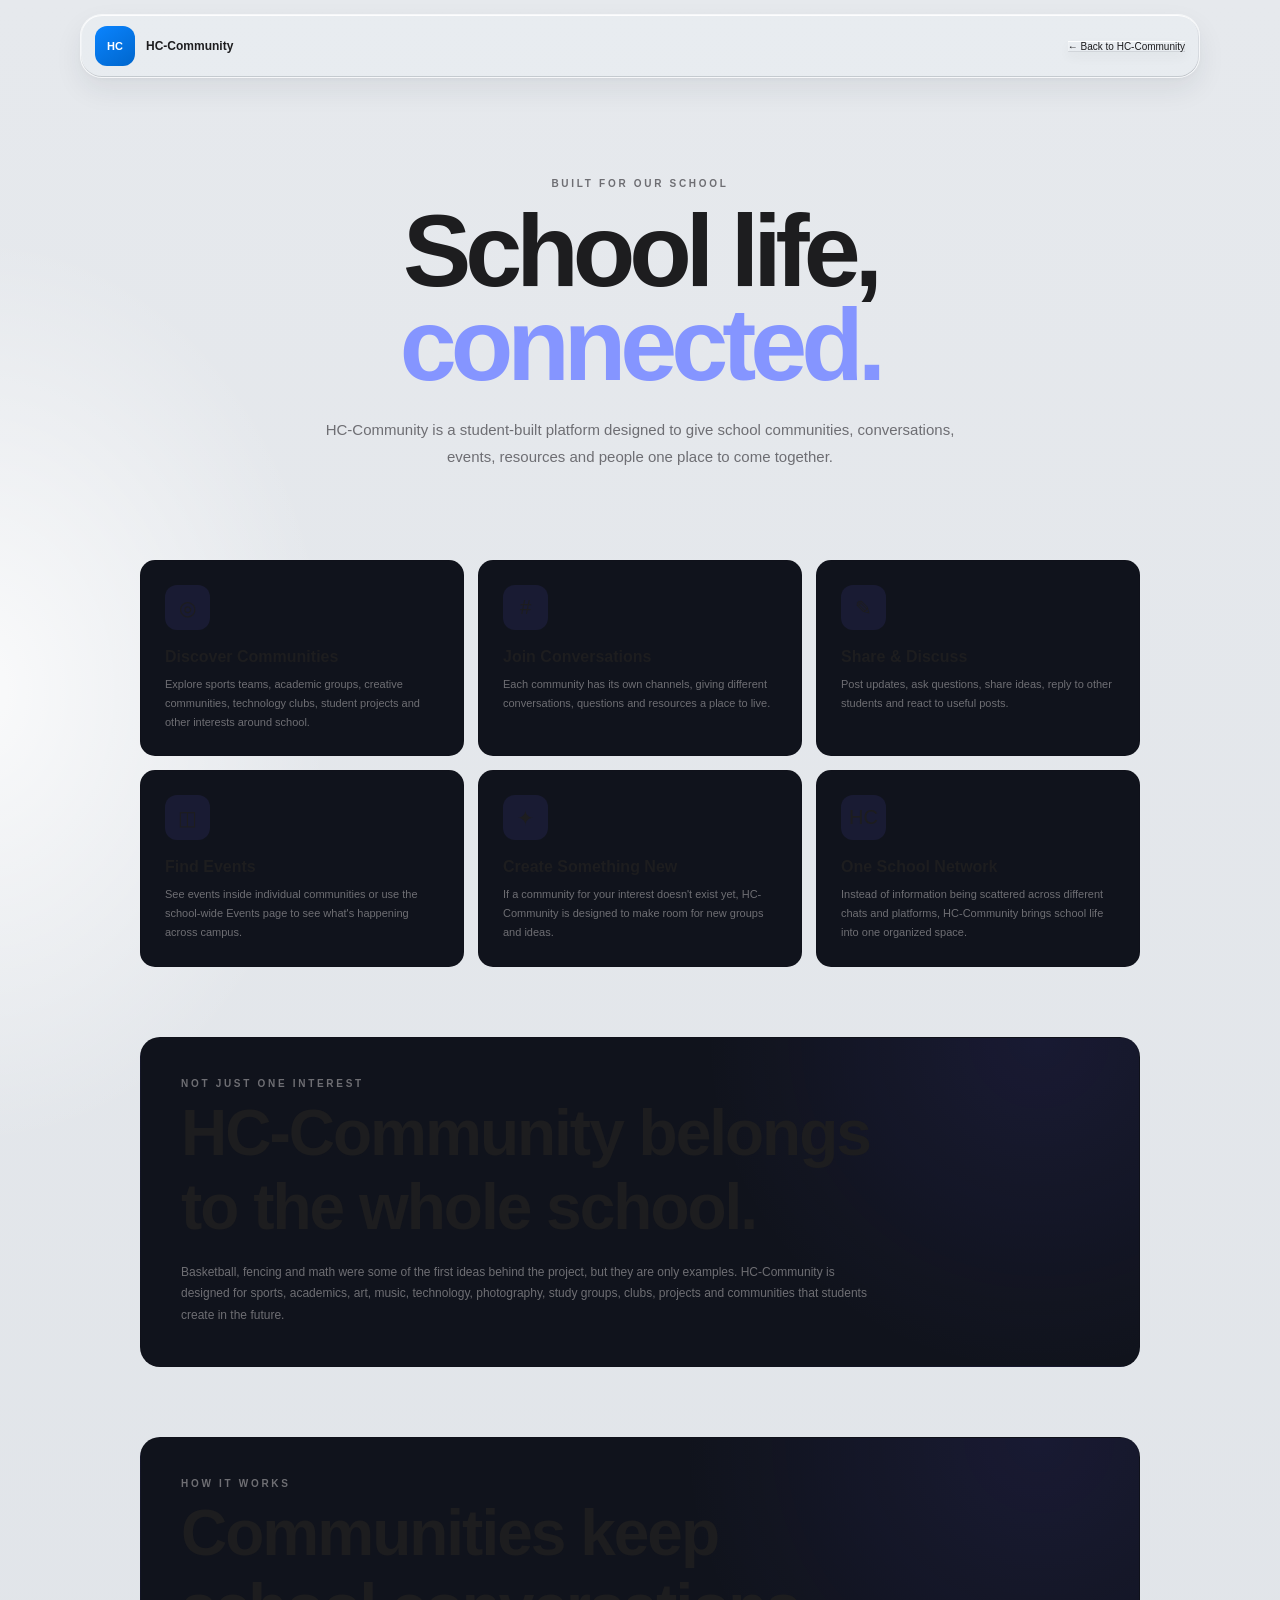
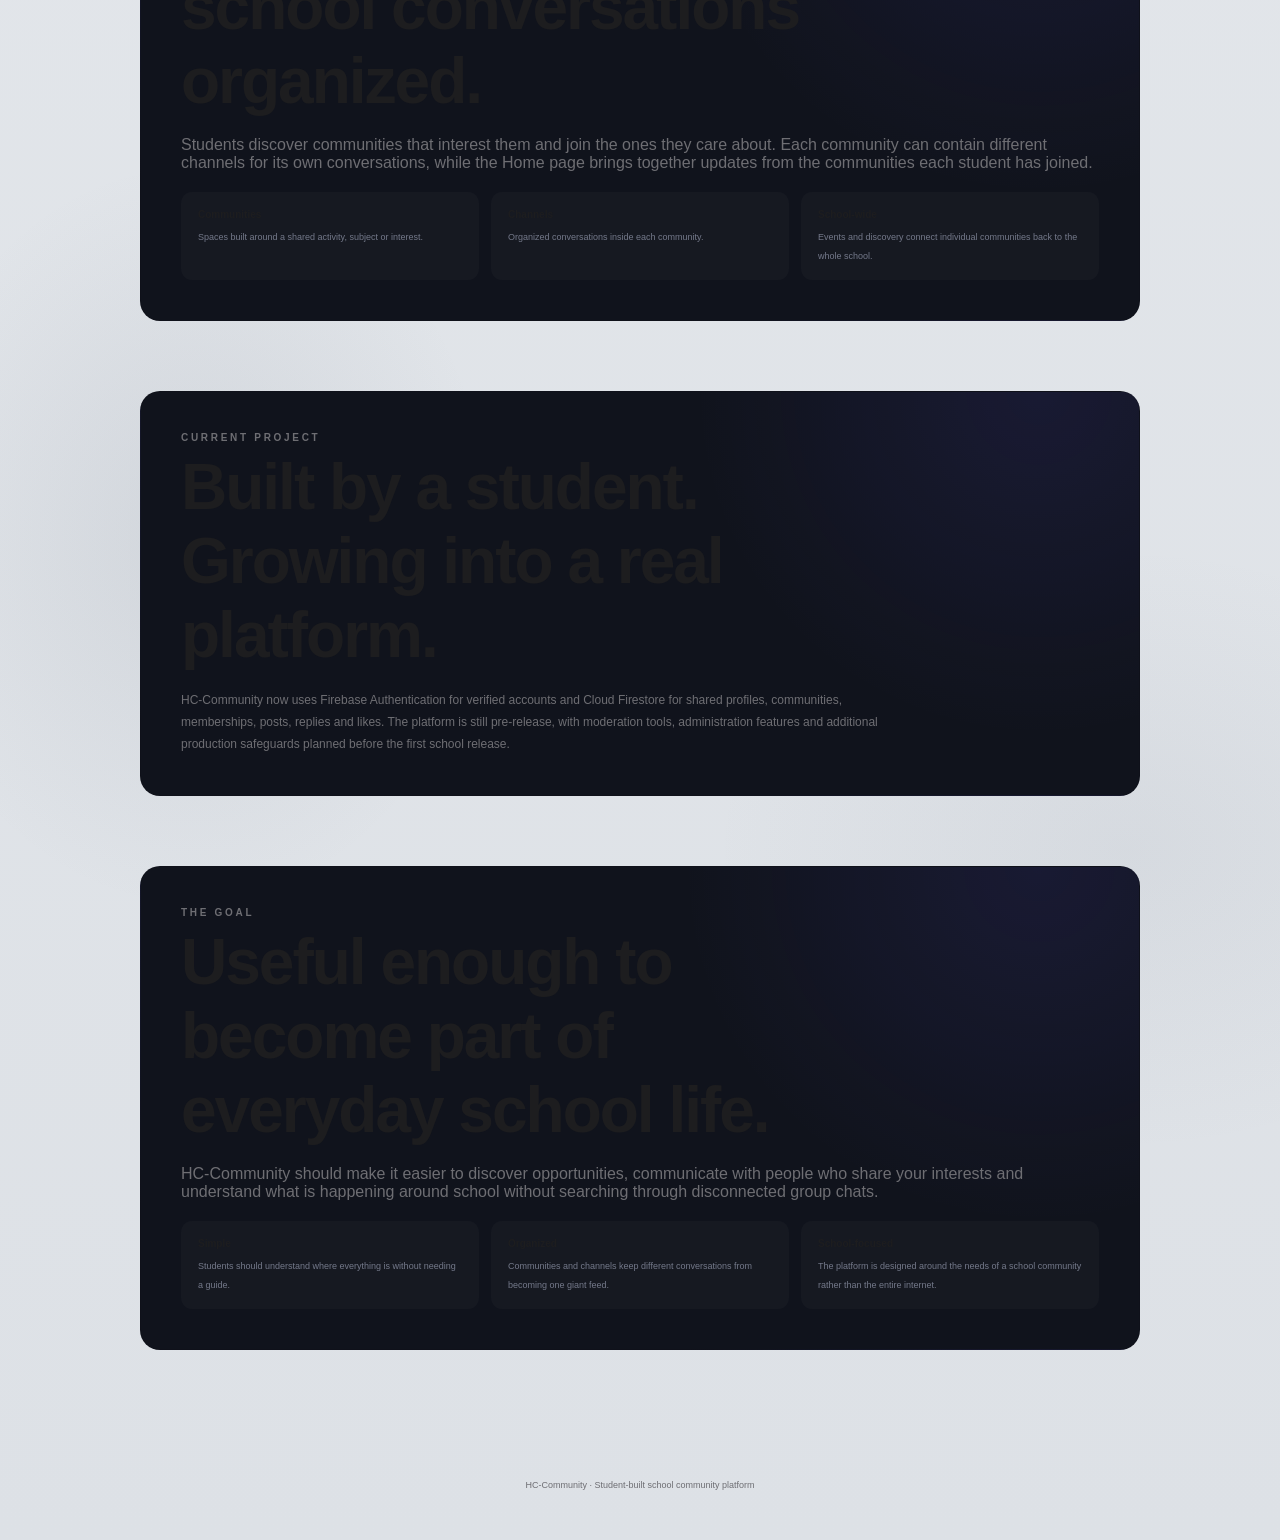
<file: about.html>
<!DOCTYPE html>
<html lang="en">
<head>
<link rel="icon" type="image/png" href="favicon.png">
    <meta charset="UTF-8">

    <meta
        name="viewport"
        content="width=device-width, initial-scale=1.0"
    >

    <meta
        name="description"
        content="About HC-Community — a student-built community platform for school life."
    >

    <title>About — HC-Community</title>

    <link
        rel="stylesheet"
        href="style.css"
    >
    </head>


<body class="about-page" data-hc-theme="apple">
    <!-- =====================================================
         NAVIGATION
    ====================================================== -->

    <nav class="about-nav">

        <div class="about-brand">

            <div class="about-logo">
                HC
            </div>

            <span>
                HC-Community
            </span>

        </div>


        <button
            class="about-back-link"
            id="aboutBackButton"
            type="button"
        >
            ← Back to HC-Community
        </button>

    </nav>


    <!-- =====================================================
         HERO
    ====================================================== -->

    <header class="about-hero">

        <p class="page-eyebrow">
            BUILT FOR OUR SCHOOL
        </p>

        <h1>
            School life,
            <br>
            <span>connected.</span>
        </h1>

        <p>
            HC-Community is a student-built platform designed
            to give school communities, conversations, events,
            resources and people one place to come together.
        </p>

    </header>


    <!-- =====================================================
         FEATURES
    ====================================================== -->

    <main class="about-content">

        <section class="about-feature-grid">

            <article class="about-feature">

                <div class="about-feature-icon">
                    ◎
                </div>

                <h2>
                    Discover Communities
                </h2>

                <p>
                    Explore sports teams, academic groups,
                    creative communities, technology clubs,
                    student projects and other interests
                    around school.
                </p>

            </article>


            <article class="about-feature">

                <div class="about-feature-icon">
                    #
                </div>

                <h2>
                    Join Conversations
                </h2>

                <p>
                    Each community has its own channels,
                    giving different conversations, questions
                    and resources a place to live.
                </p>

            </article>


            <article class="about-feature">

                <div class="about-feature-icon">
                    ✎
                </div>

                <h2>
                    Share & Discuss
                </h2>

                <p>
                    Post updates, ask questions, share ideas,
                    reply to other students and react to
                    useful posts.
                </p>

            </article>


            <article class="about-feature">

                <div class="about-feature-icon">
                    ◫
                </div>

                <h2>
                    Find Events
                </h2>

                <p>
                    See events inside individual communities
                    or use the school-wide Events page to see
                    what's happening across campus.
                </p>

            </article>


            <article class="about-feature">

                <div class="about-feature-icon">
                    ✦
                </div>

                <h2>
                    Create Something New
                </h2>

                <p>
                    If a community for your interest doesn't
                    exist yet, HC-Community is designed to
                    make room for new groups and ideas.
                </p>

            </article>


            <article class="about-feature">

                <div class="about-feature-icon">
                    HC
                </div>

                <h2>
                    One School Network
                </h2>

                <p>
                    Instead of information being scattered
                    across different chats and platforms,
                    HC-Community brings school life into
                    one organized space.
                </p>

            </article>

        </section>


        <!-- =================================================
             NOT ONLY THREE COMMUNITIES
        ================================================== -->

        <section class="about-big-section">

            <p class="page-eyebrow">
                NOT JUST ONE INTEREST
            </p>

            <h2>
                HC-Community belongs to the whole school.
            </h2>

            <p>
                Basketball, fencing and math were some of the
                first ideas behind the project, but they are
                only examples. HC-Community is designed for
                sports, academics, art, music, technology,
                photography, study groups, clubs, projects
                and communities that students create in the
                future.
            </p>

        </section>


        <!-- =================================================
             HOW IT WORKS
        ================================================== -->

        <section class="about-big-section">

            <p class="page-eyebrow">
                HOW IT WORKS
            </p>

            <h2>
                Communities keep school conversations organized.
            </h2>

            <p>
                Students discover communities that interest
                them and join the ones they care about. Each
                community can contain different channels for
                its own conversations, while the Home page
                brings together updates from the communities
                each student has joined.
            </p>


            <div class="about-values">

                <div class="about-value">

                    <strong>
                        Communities
                    </strong>

                    <span>
                        Spaces built around a shared activity,
                        subject or interest.
                    </span>

                </div>


                <div class="about-value">

                    <strong>
                        Channels
                    </strong>

                    <span>
                        Organized conversations inside each
                        community.
                    </span>

                </div>


                <div class="about-value">

                    <strong>
                        School-wide
                    </strong>

                    <span>
                        Events and discovery connect individual
                        communities back to the whole school.
                    </span>

                </div>

            </div>

        </section>


        <!-- =================================================
             CURRENT STATUS
        ================================================== -->

        <section class="about-big-section">

            <p class="page-eyebrow">
                CURRENT PROJECT
            </p>

            <h2>
                Built by a student. Growing into a real platform.
            </h2>

            <p>
                HC-Community now uses Firebase Authentication
                for verified accounts and Cloud Firestore for
                shared profiles, communities, memberships, posts,
                replies and likes. The platform is still pre-release,
                with moderation tools, administration features and
                additional production safeguards planned before the
                first school release.
            </p>

        </section>


        <!-- =================================================
             PRINCIPLES
        ================================================== -->

        <section class="about-big-section">

            <p class="page-eyebrow">
                THE GOAL
            </p>

            <h2>
                Useful enough to become part of everyday school life.
            </h2>

            <p>
                HC-Community should make it easier to discover
                opportunities, communicate with people who
                share your interests and understand what is
                happening around school without searching
                through disconnected group chats.
            </p>


            <div class="about-values">

                <div class="about-value">

                    <strong>
                        Simple
                    </strong>

                    <span>
                        Students should understand where
                        everything is without needing a guide.
                    </span>

                </div>


                <div class="about-value">

                    <strong>
                        Organized
                    </strong>

                    <span>
                        Communities and channels keep different
                        conversations from becoming one giant feed.
                    </span>

                </div>


                <div class="about-value">

                    <strong>
                        School-focused
                    </strong>

                    <span>
                        The platform is designed around the
                        needs of a school community rather than
                        the entire internet.
                    </span>

                </div>

            </div>

        </section>

    </main>


    <footer class="about-footer">
        HC-Community · Student-built school community platform
    </footer>


    <script>

        try {
            const savedPreferences = JSON.parse(
                localStorage.getItem("hc_device_preferences") || "{}"
            );

            const savedTheme =
                savedPreferences.theme === "default"
                    ? "apple"
                    : savedPreferences.theme;

            if (["apple", "midnight", "soft"].includes(savedTheme)) {
                document.body.dataset.hcTheme = savedTheme;
            }
        } catch (error) {
            document.body.dataset.hcTheme = "apple";
        }

        const aboutBackButton =
            document.getElementById(
                "aboutBackButton"
            );


        aboutBackButton.addEventListener(
            "click",
            () => {

                window.location.href =
                    "index.html";
            }
        );

    </script>

</body>
</html>
</file>
<file: style.css>
/* =========================================================
   HC-COMMUNITY
   PRE-1.0.0
========================================================= */


/* =========================================================
   RESET
========================================================= */

* {
    margin: 0;
    padding: 0;
    box-sizing: border-box;
}

:root {
    --bg: #080a10;
    --bg-deep: #05070d;
    --surface: #10131c;
    --surface-2: #151823;
    --surface-3: #1a1d29;

    --border: rgba(255, 255, 255, 0.075);
    --border-bright: rgba(132, 124, 255, 0.28);

    --text: #f4f5fb;
    --muted: #8a8fa0;
    --muted-2: #656a7a;

    --purple: #746bff;
    --purple-light: #9a94ff;
    --blue: #718dff;

    --danger: #ff7784;

    --rail-width: 76px;
    --sidebar-width: 260px;
}

html {
    scroll-behavior: auto;
}

body {
    min-height: 100vh;

    font-family:
        Inter,
        ui-sans-serif,
        system-ui,
        -apple-system,
        BlinkMacSystemFont,
        "Segoe UI",
        sans-serif;

    background: var(--bg);
    color: var(--text);

    overflow-x: hidden;
}

button,
input,
textarea,
select {
    font: inherit;
}

button {
    color: inherit;
}

button,
a {
    -webkit-tap-highlight-color: transparent;
}

button:focus-visible,
input:focus-visible,
textarea:focus-visible,
select:focus-visible {
    outline: 2px solid var(--purple);
    outline-offset: 2px;
}

.hidden {
    display: none !important;
}


/* =========================================================
   WELCOME
========================================================= */

.welcome-experience {
    position: relative;

    background: var(--bg-deep);
}


/* =========================================================
   WELCOME PROGRESS
========================================================= */

.scroll-progress {
    position: fixed;

    top: 0;
    left: 0;

    width: 100%;
    height: 3px;

    z-index: 1000;

    background: rgba(255, 255, 255, 0.035);
}

.scroll-progress-bar {
    width: 0;
    height: 100%;

    background:
        linear-gradient(
            90deg,
            #596fff,
            #a76cff
        );

    box-shadow:
        0 0 20px rgba(104, 91, 255, 0.65);
}


/* =========================================================
   WELCOME NAV
========================================================= */

.welcome-nav {
    position: fixed;

    top: 0;
    left: 0;

    width: 100%;

    z-index: 100;

    display: flex;
    align-items: center;
    justify-content: space-between;

    padding: 22px 30px;

    pointer-events: none;

    transition:
        opacity 0.35s ease;
}

.nav-brand {
    display: flex;
    align-items: center;
    gap: 12px;

    color: rgba(231, 234, 255, 0.7);

    font-size: 12px;
    font-weight: 700;
    letter-spacing: 0.5px;
}

.nav-logo {
    width: 42px;
    height: 42px;

    display: grid;
    place-items: center;

    border-radius: 13px;

    color: white;

    background:
        linear-gradient(
            135deg,
            #625cff,
            #895eff
        );

    box-shadow:
        0 0 30px rgba(104, 91, 255, 0.3);

    font-size: 13px;
    font-weight: 900;
}

.welcome-nav-status {
    color: rgba(205, 210, 240, 0.35);

    font-size: 9px;
    font-weight: 800;
    letter-spacing: 2.2px;
}


/* =========================================================
   GENERIC WELCOME SCENE
========================================================= */

.scroll-scene {
    position: relative;
}

.sticky-stage {
    position: sticky;

    top: 0;

    width: 100%;
    height: 100vh;

    overflow: hidden;

    display: flex;
    align-items: center;
    justify-content: center;
}

.scene-grid {
    position: absolute;
    inset: 0;

    background-image:
        linear-gradient(
            rgba(110, 119, 255, 0.035) 1px,
            transparent 1px
        ),
        linear-gradient(
            90deg,
            rgba(110, 119, 255, 0.035) 1px,
            transparent 1px
        );

    background-size: 60px 60px;

    mask-image:
        linear-gradient(
            to bottom,
            transparent,
            black 18%,
            black 82%,
            transparent
        );

    pointer-events: none;
}

.scene-number {
    position: absolute;

    left: 30px;
    top: 50%;

    z-index: 10;

    transform:
        translateY(-50%)
        rotate(-90deg);

    color: rgba(158, 165, 205, 0.2);

    font-size: 10px;
    font-weight: 800;
    letter-spacing: 5px;
}

.scene-eyebrow,
.page-eyebrow {
    color: var(--purple-light);

    font-size: 10px;
    font-weight: 900;
    letter-spacing: 2.7px;
}

.scene-eyebrow {
    margin-bottom: 22px;
}

.scene-description {
    max-width: 600px;

    margin:
        28px auto 0;

    color: rgba(215, 220, 245, 0.5);

    font-size: 15px;
    line-height: 1.8;
}

.glow {
    position: absolute;

    border-radius: 50%;

    filter: blur(110px);

    pointer-events: none;
}


/* =========================================================
   INTRO
========================================================= */

.scene-intro {
    height: 230vh;

    background:
        radial-gradient(
            circle at 50% 45%,
            rgba(83, 92, 255, 0.13),
            transparent 34%
        ),
        var(--bg-deep);
}

.glow-a {
    width: 480px;
    height: 480px;

    left: 4%;
    top: 12%;

    background: rgba(55, 83, 255, 0.11);
}

.glow-b {
    width: 500px;
    height: 500px;

    right: 0;
    bottom: 4%;

    background: rgba(143, 68, 255, 0.09);
}

.intro-content {
    position: relative;

    z-index: 5;

    text-align: center;
}

.intro-small-text {
    margin-bottom: 25px;

    color: #8398ff;

    font-size: 11px;
    font-weight: 900;
    letter-spacing: 4px;
}

.hero-title {
    display: flex;
    justify-content: center;
    gap: 19px;

    font-size:
        clamp(4rem, 10vw, 9rem);

    line-height: 0.88;
    letter-spacing: -7px;

    will-change:
        transform,
        opacity,
        filter;
}

.hero-title > span {
    color: #fff;
}

.hero-title strong {
    color: #8193ff;

    font-weight: 800;
}

.hero-description {
    margin-top: 34px;

    color: rgba(222, 226, 248, 0.56);

    font-size: 19px;
    line-height: 1.55;

    will-change:
        transform,
        opacity;
}


/* =========================================================
   INTRO ORBITS
========================================================= */

.community-orbit {
    position: absolute;
    inset: 0;

    pointer-events: none;

    z-index: 4;
}

.orbit-item {
    position: absolute;

    display: flex;
    align-items: center;
    gap: 10px;

    padding: 9px 14px 9px 9px;

    border: 1px solid rgba(125, 140, 255, 0.16);
    border-radius: 999px;

    color: rgba(225, 229, 249, 0.68);

    background: rgba(16, 20, 39, 0.72);

    backdrop-filter: blur(16px);

    box-shadow:
        0 16px 50px rgba(0, 0, 0, 0.28);

    font-size: 12px;

    will-change:
        transform,
        opacity;
}

.orbit-item span {
    width: 34px;
    height: 34px;

    display: grid;
    place-items: center;

    border-radius: 50%;

    background: rgba(104, 118, 255, 0.1);

    font-size: 18px;
}

.orbit-one {
    left: 11%;
    top: 26%;
}

.orbit-two {
    right: 12%;
    top: 27%;
}

.orbit-three {
    left: 18%;
    bottom: 22%;
}

.orbit-four {
    right: 18%;
    bottom: 21%;
}

.orbit-five {
    left: 50%;
    top: 16%;

    transform: translateX(-50%);
}


/* =========================================================
   SCROLL HINT
========================================================= */

.scroll-hint {
    position: absolute;

    left: 50%;
    bottom: 31px;

    z-index: 10;

    transform: translateX(-50%);

    display: flex;
    flex-direction: column;
    align-items: center;
    gap: 10px;

    color: rgba(207, 213, 244, 0.34);

    font-size: 8px;
    font-weight: 800;
    letter-spacing: 2px;
}

.scroll-mouse {
    position: relative;

    width: 21px;
    height: 34px;

    border: 1px solid rgba(213, 218, 247, 0.2);
    border-radius: 999px;
}

.scroll-wheel {
    position: absolute;

    top: 7px;
    left: 50%;

    width: 3px;
    height: 6px;

    border-radius: 999px;

    background: rgba(221, 225, 248, 0.65);

    animation:
        scrollWheel 1.6s ease infinite;
}

@keyframes scrollWheel {
    0% {
        opacity: 0;

        transform:
            translate(-50%, 0);
    }

    30% {
        opacity: 1;
    }

    100% {
        opacity: 0;

        transform:
            translate(-50%, 10px);
    }
}


/* =========================================================
   COMMUNITIES SCENE
========================================================= */

.scene-communities {
    height: 250vh;

    background:
        radial-gradient(
            circle at 50% 50%,
            rgba(79, 72, 210, 0.11),
            transparent 38%
        ),
        #070912;
}

.community-copy {
    position: relative;

    z-index: 5;

    width: min(1000px, 88%);

    text-align: center;
}

.community-copy h2 {
    font-size:
        clamp(3rem, 7vw, 7rem);

    line-height: 0.95;
    letter-spacing: -5px;
}

.reveal-line {
    display: block;

    opacity: 0;

    transform: translateY(70px);

    will-change:
        transform,
        opacity,
        filter;
}

.reveal-line:first-child {
    color: rgba(255, 255, 255, 0.42);
}

.reveal-line.accent {
    color: #8495ff;
}


/* =========================================================
   FLOATING WELCOME COMMUNITY CARDS
========================================================= */

.floating-community-card {
    position: absolute;

    z-index: 6;

    display: flex;
    align-items: center;
    gap: 13px;

    min-width: 225px;

    padding: 13px 17px;

    border: 1px solid rgba(121, 133, 255, 0.16);
    border-radius: 17px;

    background: rgba(16, 20, 39, 0.74);

    backdrop-filter: blur(18px);

    box-shadow:
        0 20px 60px rgba(0, 0, 0, 0.26);

    opacity: 0;
}

.floating-card-icon {
    width: 46px;
    height: 46px;

    flex-shrink: 0;

    display: grid;
    place-items: center;

    border-radius: 13px;

    background: rgba(105, 113, 255, 0.1);

    font-size: 23px;
}

.floating-community-card strong,
.floating-community-card span {
    display: block;
}

.floating-community-card strong {
    margin-bottom: 4px;

    font-size: 13px;
}

.floating-community-card span {
    color: rgba(211, 216, 240, 0.4);

    font-size: 10px;
}

.floating-card-a {
    left: 7%;
    top: 18%;
}

.floating-card-b {
    right: 7%;
    top: 20%;
}

.floating-card-c {
    left: 50%;
    bottom: 12%;

    transform: translateX(-50%);
}


/* =========================================================
   CHANNEL SCENE
========================================================= */

.scene-channels {
    height: 270vh;

    background:
        linear-gradient(
            180deg,
            #070912,
            #090b14
        );
}

.scene-channels .sticky-stage {
    gap: 7vw;

    padding: 0 8%;
}

.channels-demo {
    width: min(650px, 55vw);
    height: 440px;

    display: grid;
    grid-template-columns: 190px 1fr;

    overflow: hidden;

    border: 1px solid rgba(255, 255, 255, 0.08);
    border-radius: 23px;

    background: #0c0f17;

    box-shadow:
        0 40px 100px rgba(0, 0, 0, 0.4);

    opacity: 0;

    transform:
        translateX(-100px)
        scale(0.92);
}

.demo-sidebar {
    padding: 17px 12px;

    background: #10131c;

    border-right: 1px solid var(--border);
}

.demo-community-title {
    display: flex;
    align-items: center;
    gap: 10px;

    margin-bottom: 25px;

    padding: 4px 5px 16px;

    border-bottom: 1px solid var(--border);
}

.demo-community-title > span {
    width: 39px;
    height: 39px;

    display: grid;
    place-items: center;

    border-radius: 11px;

    background: #1a1d29;
}

.demo-community-title small,
.demo-community-title strong {
    display: block;
}

.demo-community-title small {
    margin-bottom: 3px;

    color: var(--muted-2);

    font-size: 7px;
    letter-spacing: 1.3px;
}

.demo-community-title strong {
    font-size: 12px;
}

.demo-sidebar > p {
    margin:
        0 8px 9px;

    color: var(--muted-2);

    font-size: 8px;
    font-weight: 900;
    letter-spacing: 1.3px;
}

.demo-channel {
    padding: 9px 10px;

    margin-bottom: 3px;

    border-radius: 7px;

    color: #777d90;

    font-size: 11px;
}

.demo-channel.active {
    color: #fff;

    background: rgba(255, 255, 255, 0.07);
}

.demo-conversation {
    padding: 23px;
}

.demo-conversation-header {
    padding-bottom: 16px;

    border-bottom: 1px solid var(--border);
}

.demo-conversation-header strong,
.demo-conversation-header span {
    display: block;
}

.demo-conversation-header strong {
    margin-bottom: 3px;

    font-size: 14px;
}

.demo-conversation-header span {
    color: var(--muted);

    font-size: 10px;
}

.demo-message {
    display: flex;
    gap: 11px;

    margin-top: 24px;

    opacity: 0;

    transform: translateY(30px);
}

.demo-avatar {
    width: 35px;
    height: 35px;

    flex-shrink: 0;

    display: grid;
    place-items: center;

    border-radius: 50%;

    color: #aaa5ff;

    background: rgba(113, 105, 255, 0.13);

    font-size: 10px;
    font-weight: 900;
}

.demo-message strong,
.demo-message small {
    display: inline-block;
}

.demo-message strong {
    margin-right: 7px;

    font-size: 11px;
}

.demo-message small {
    color: #5f6474;

    font-size: 8px;
}

.demo-message p {
    margin-top: 6px;

    color: #a3a7b5;

    font-size: 10px;
    line-height: 1.55;
}

.channels-copy {
    width: min(430px, 34vw);

    opacity: 0;

    transform: translateX(80px);
}

.channels-copy h2,
.posts-copy h2,
.events-copy h2,
.discover-copy h2 {
    font-size:
        clamp(3rem, 5.5vw, 6rem);

    line-height: 0.94;
    letter-spacing: -4px;
}

.channels-copy h2 span,
.posts-copy h2 span,
.events-copy h2 span,
.discover-copy h2 span {
    color: #8293ff;
}

.channels-copy > p:last-child,
.posts-copy > p:last-child,
.events-copy > p:last-child,
.discover-copy > p:last-child {
    margin-top: 25px;

    color: rgba(211, 216, 240, 0.48);

    font-size: 14px;
    line-height: 1.75;
}


/* =========================================================
   POSTS WELCOME SCENE
========================================================= */

.scene-posts {
    height: 270vh;

    background:
        radial-gradient(
            circle at 75% 50%,
            rgba(91, 76, 225, 0.11),
            transparent 35%
        ),
        #070912;
}

.scene-posts .sticky-stage {
    justify-content: space-between;

    padding: 0 9%;
}

.posts-copy {
    width: 38%;

    opacity: 0;

    transform: translateX(-80px);
}

.welcome-post-stack {
    position: relative;

    width: min(530px, 45vw);
    height: 480px;
}

.welcome-post-card {
    position: absolute;

    width: 100%;

    padding: 21px;

    border: 1px solid var(--border);
    border-radius: 18px;

    background: rgba(17, 20, 30, 0.9);

    box-shadow:
        0 24px 70px rgba(0, 0, 0, 0.3);

    opacity: 0;

    transform:
        translateY(100px)
        scale(0.94);
}

.welcome-post-one {
    top: 0;
}

.welcome-post-two {
    top: 145px;
}

.welcome-post-three {
    top: 290px;
}

.welcome-post-author {
    display: flex;
    align-items: center;
    gap: 11px;
}

.welcome-post-author strong,
.welcome-post-author span {
    display: block;
}

.welcome-post-author strong {
    font-size: 12px;
}

.welcome-post-author span {
    margin-top: 3px;

    color: #777d8f;

    font-size: 9px;
}

.welcome-post-card > p {
    margin:
        14px 0;

    color: #b0b4c2;

    font-size: 12px;
    line-height: 1.6;
}

.welcome-post-actions {
    display: flex;
    gap: 17px;

    color: #656b7d;

    font-size: 9px;
}


/* =========================================================
   EVENTS WELCOME SCENE
========================================================= */

.scene-events {
    height: 260vh;

    background:
        linear-gradient(
            180deg,
            #070912,
            #090b14
        );
}

.scene-events .sticky-stage {
    justify-content: space-between;

    padding: 0 9%;
}

.events-copy {
    width: 40%;

    opacity: 0;
}

.welcome-event-stack {
    width: min(520px, 45vw);
}

.welcome-event-card {
    display: flex;
    align-items: center;
    gap: 18px;

    margin-bottom: 13px;

    padding: 20px;

    border: 1px solid var(--border);
    border-radius: 17px;

    background: #11141e;

    box-shadow:
        0 20px 60px rgba(0, 0, 0, 0.24);

    opacity: 0;

    transform: translateX(100px);
}

.welcome-event-date {
    width: 56px;
    height: 59px;

    flex-shrink: 0;

    display: flex;
    flex-direction: column;
    align-items: center;
    justify-content: center;

    border-radius: 12px;

    color: #9a94ff;

    background: rgba(113, 105, 255, 0.1);
}

.welcome-event-date strong {
    color: #f3f4fb;

    font-size: 18px;
}

.welcome-event-date span {
    margin-top: 2px;

    font-size: 8px;
    font-weight: 900;
}

.welcome-event-card small {
    color: #7d77ff;

    font-size: 8px;
    font-weight: 900;
    letter-spacing: 1.2px;
}

.welcome-event-card h3 {
    margin:
        5px 0 4px;

    font-size: 13px;
}

.welcome-event-card p {
    color: #74798a;

    font-size: 10px;
}


/* =========================================================
   DISCOVER WELCOME SCENE
========================================================= */

.scene-discover {
    height: 260vh;

    background:
        radial-gradient(
            circle at 25% 50%,
            rgba(79, 90, 230, 0.11),
            transparent 35%
        ),
        #070912;
}

.scene-discover .sticky-stage {
    gap: 8vw;

    padding: 0 8%;
}

.discover-demo {
    width: min(590px, 52vw);

    padding: 20px;

    border: 1px solid var(--border);
    border-radius: 23px;

    background: rgba(14, 17, 26, 0.94);

    box-shadow:
        0 35px 90px rgba(0, 0, 0, 0.35);

    opacity: 0;

    transform:
        translateX(-90px)
        scale(0.94);
}

.discover-demo-search {
    margin-bottom: 16px;

    padding: 13px 15px;

    border: 1px solid var(--border);
    border-radius: 11px;

    color: #646a7c;

    background: #0b0e15;

    font-size: 11px;
}

.discover-demo-grid {
    display: grid;
    grid-template-columns: repeat(3, 1fr);
    gap: 10px;
}

.discover-demo-grid > div {
    min-height: 115px;

    display: flex;
    flex-direction: column;
    justify-content: flex-end;

    padding: 14px;

    border: 1px solid var(--border);
    border-radius: 12px;

    background: #12151f;
}

.discover-demo-grid span {
    margin-bottom: auto;

    font-size: 24px;
}

.discover-demo-grid strong {
    font-size: 11px;
}

.discover-demo-grid small {
    margin-top: 4px;

    color: #6d68df;

    font-size: 7px;
    font-weight: 900;
    letter-spacing: 1px;
}

.discover-copy {
    width: min(420px, 34vw);

    opacity: 0;

    transform: translateX(80px);
}


/* =========================================================
   FINAL WELCOME
========================================================= */

.scene-final {
    height: 190vh;

    background:
        radial-gradient(
            circle at 50% 50%,
            rgba(82, 91, 240, 0.18),
            transparent 35%
        ),
        var(--bg-deep);
}

.final-glow {
    position: absolute;

    width: 500px;
    height: 500px;

    border-radius: 50%;

    background: rgba(84, 94, 255, 0.09);

    filter: blur(120px);
}

.final-content {
    position: relative;

    z-index: 5;

    width: min(660px, 90%);

    text-align: center;

    opacity: 0;

    transform:
        translateY(70px)
        scale(0.94);
}

.final-logo {
    width: 67px;
    height: 67px;

    display: grid;
    place-items: center;

    margin:
        0 auto 26px;

    border-radius: 19px;

    background:
        linear-gradient(
            135deg,
            #625cff,
            #895eff
        );

    box-shadow:
        0 0 45px rgba(104, 91, 255, 0.34);

    font-weight: 900;
}

.final-content h2 {
    margin-bottom: 25px;

    font-size:
        clamp(3.5rem, 7vw, 7rem);

    line-height: 0.92;
    letter-spacing: -5px;
}

.final-content h2 span {
    color: #8495ff;
}

.final-content > p:not(.scene-eyebrow) {
    max-width: 520px;

    margin:
        0 auto 31px;

    color: rgba(213, 218, 242, 0.5);

    font-size: 14px;
    line-height: 1.7;
}

.auth-buttons {
    width: min(360px, 100%);

    display: flex;
    flex-direction: column;
    gap: 10px;

    margin: auto;
}

.google-btn,
.email-btn {
    width: 100%;

    padding: 14px 17px;

    border-radius: 12px;

    cursor: pointer;

    font-size: 12px;
    font-weight: 800;

    transition:
        transform 0.2s ease,
        background 0.2s ease;
}

.google-btn {
    position: relative;

    border: 0;

    color: #151720;

    background: #fff;
}

.google-btn span {
    position: absolute;

    left: 18px;

    font-weight: 900;
}

.email-btn {
    border: 1px solid rgba(134, 145, 255, 0.2);

    color: #e8eaff;

    background: rgba(255, 255, 255, 0.045);
}

.google-btn:hover,
.email-btn:hover {
    transform: translateY(-2px);
}

.email-btn:hover {
    background: rgba(255, 255, 255, 0.08);
}

.learn-more-btn {
    margin-top: 21px;

    border: 0;

    color: rgba(201, 207, 237, 0.4);

    background: transparent;

    cursor: pointer;

    font-size: 10px;
}

.learn-more-btn:hover {
    color: #9d9aff;
}

.prototype-note {
    display: block;

    margin-top: 18px;

    color: rgba(194, 199, 224, 0.24);

    font-size: 8px;
}


/* =========================================================
   MAIN APP
========================================================= */

.main-app {
    position: relative;

    min-height: 100vh;

    display: grid;
    grid-template-columns:
        var(--rail-width)
        var(--sidebar-width)
        minmax(0, 1fr);

    background:
        radial-gradient(
            circle at 80% 8%,
            rgba(95, 80, 255, 0.09),
            transparent 27%
        ),
        var(--bg);

    opacity: 0;

    transform: scale(0.985);

    transition:
        opacity 0.5s ease,
        transform 0.5s ease;
}

.main-app.show {
    opacity: 1;

    transform: scale(1);
}


/* =========================================================
   COMMUNITY RAIL
========================================================= */

.community-rail {
    position: sticky;

    top: 0;

    height: 100vh;

    display: flex;
    flex-direction: column;
    align-items: center;
    gap: 11px;

    padding: 17px 0;

    overflow-y: auto;

    background: #07080d;

    border-right: 1px solid var(--border);
}

.rail-logo,
.rail-button,
.community-rail-icon {
    position: relative;

    width: 47px;
    height: 47px;

    flex-shrink: 0;

    display: grid;
    place-items: center;

    border: 0;
    border-radius: 15px;

    color: white;

    background: #171923;

    cursor: pointer;

    transition:
        border-radius 0.2s ease,
        background 0.2s ease,
        transform 0.2s ease;
}

.rail-logo {
    background:
        linear-gradient(
            135deg,
            #625cff,
            #895eff
        );

    font-size: 12px;
    font-weight: 900;
}

.rail-logo.active::before,
.community-rail-icon.active::before {
    content: "";

    position: absolute;

    left: -15px;

    width: 4px;
    height: 28px;

    border-radius: 0 4px 4px 0;

    background: #fff;
}

.rail-button {
    color: #918aff;

    font-size: 24px;
}

.create-rail-button {
    font-size: 17px;
}

.rail-button:hover,
.community-rail-icon:hover,
.community-rail-icon.active {
    border-radius: 12px;

    background: var(--purple);

    transform: translateY(-1px);
}

.rail-divider {
    width: 30px;
    height: 1px;

    flex-shrink: 0;

    background: rgba(255, 255, 255, 0.1);
}

.joined-community-icons {
    display: flex;
    flex-direction: column;
    gap: 11px;
}

.community-rail-icon {
    font-size: 20px;
}


/* =========================================================
   APP SIDEBAR
========================================================= */

.app-sidebar {
    position: sticky;

    top: 0;

    height: 100vh;

    overflow: hidden;

    display: flex;
    flex-direction: column;

    background: rgba(13, 15, 23, 0.98);

    border-right: 1px solid var(--border);
}

.sidebar-view {
    display: none;

    flex: 1;

    min-height: 0;

    overflow-y: auto;
}

.sidebar-view.active {
    display: block;
}

.sidebar-brand,
.community-sidebar-header {
    min-height: 73px;

    display: flex;
    align-items: center;

    padding: 13px 18px;

    border-bottom: 1px solid var(--border);
}

.sidebar-brand small,
.community-sidebar-header small {
    display: block;

    margin-bottom: 3px;

    color: #606576;

    font-size: 8px;
    font-weight: 900;
    letter-spacing: 1.4px;
}

.sidebar-brand h2,
.community-sidebar-header h2 {
    font-size: 15px;
}

.sidebar-nav {
    padding: 17px 11px 7px;
}

.sidebar-link,
.sidebar-secondary-link,
.channel-link {
    width: 100%;

    display: flex;
    align-items: center;
    gap: 10px;

    padding: 10px 11px;

    margin-bottom: 3px;

    border: 0;
    border-radius: 8px;

    color: #858a9c;

    background: transparent;

    text-align: left;

    cursor: pointer;

    font-size: 13px;

    transition:
        color 0.2s ease,
        background 0.2s ease;
}

.sidebar-link:hover,
.sidebar-link.active,
.sidebar-secondary-link:hover,
.channel-link:hover,
.channel-link.active {
    color: #f3f4fa;

    background: rgba(255, 255, 255, 0.06);
}

.sidebar-link > span:first-child,
.sidebar-secondary-link > span:first-child {
    width: 20px;

    color: #707587;

    text-align: center;

    font-size: 17px;
}

.sidebar-section {
    padding: 16px 17px 4px;
}

.sidebar-label {
    margin-bottom: 10px;

    color: #5e6374;

    font-size: 9px;
    font-weight: 900;
    letter-spacing: 1.4px;
}

.sidebar-badge {
    margin-left: auto;

    min-width: 19px;

    padding: 2px 6px;

    border-radius: 999px;

    color: white;

    background: #6e66ff;

    text-align: center;

    font-size: 8px;
    font-weight: 900;
}

.sidebar-tip {
    margin: 20px 17px;

    padding: 14px;

    border: 1px solid var(--border);
    border-radius: 11px;

    background: rgba(255, 255, 255, 0.025);
}

.sidebar-tip strong {
    color: #aaa5ff;

    font-size: 10px;
}

.sidebar-tip p {
    margin-top: 5px;

    color: #696f80;

    font-size: 10px;
    line-height: 1.5;
}


/* =========================================================
   COMMUNITY SIDEBAR
========================================================= */

.community-sidebar-header {
    gap: 11px;
}

.sidebar-community-icon {
    width: 40px;
    height: 40px;

    flex-shrink: 0;

    display: grid;
    place-items: center;

    border-radius: 11px;

    background: #191c27;

    font-size: 20px;
}

.channel-section {
    padding-top: 20px;
}

.channel-link span {
    color: #646a7c;

    font-size: 17px;
}

.leave-button {
    margin-top: 6px;

    color: #777c8d;
}

.leave-button:hover {
    color: #ff8792;

    background: rgba(255, 90, 105, 0.07);
}


/* =========================================================
   USER AREA
========================================================= */

.sidebar-user {
    min-height: 66px;

    display: flex;
    align-items: center;
    gap: 10px;

    padding: 10px 13px;

    border-top: 1px solid var(--border);

    background: #0b0d14;
}

.user-avatar {
    width: 36px;
    height: 36px;

    flex-shrink: 0;

    display: grid;
    place-items: center;

    border-radius: 50%;

    color: #b1adff;

    background: rgba(111, 102, 255, 0.14);

    font-size: 11px;
    font-weight: 900;
}

.sidebar-user-info {
    min-width: 0;

    flex: 1;
}

.sidebar-user-info strong,
.sidebar-user-info span {
    display: block;
}

.sidebar-user-info strong {
    font-size: 11px;
}

.sidebar-user-info span {
    margin-top: 2px;

    color: #626879;

    font-size: 8px;
}

.sidebar-user button {
    width: 31px;
    height: 31px;

    border: 0;
    border-radius: 8px;

    color: #777d8e;

    background: transparent;

    cursor: pointer;
}

.sidebar-user button:hover {
    color: white;

    background: rgba(255, 255, 255, 0.06);
}


/* =========================================================
   APP CONTENT
========================================================= */

.app-content {
    min-width: 0;

    min-height: 100vh;
}

.app-page {
    display: none;

    width: 100%;

    padding:
        48px
        clamp(25px, 5vw, 75px)
        80px;
}

.app-page.active {
    display: block;

    animation:
        pageEnter 0.25s ease;
}

@keyframes pageEnter {
    from {
        opacity: 0;

        transform: translateY(5px);
    }

    to {
        opacity: 1;

        transform: translateY(0);
    }
}

.page-header {
    max-width: 1100px;

    display: flex;
    align-items: flex-end;
    justify-content: space-between;
    gap: 20px;

    margin:
        0 auto 34px;
}

.page-header h1,
.community-page-header h1 {
    margin-top: 5px;

    font-size:
        clamp(32px, 5vw, 53px);

    line-height: 1;
    letter-spacing: -2.5px;
}

.page-subtitle {
    margin-top: 10px;

    color: #777d8e;

    font-size: 13px;
}


/* =========================================================
   BUTTONS
========================================================= */

.primary-app-btn {
    border: 0;
    border-radius: 9px;

    padding: 11px 16px;

    color: white;

    background:
        linear-gradient(
            135deg,
            #625cff,
            #8068ff
        );

    cursor: pointer;

    font-size: 11px;
    font-weight: 800;

    transition:
        transform 0.2s ease,
        box-shadow 0.2s ease;
}

.primary-app-btn:hover {
    transform: translateY(-1px);

    box-shadow:
        0 10px 30px rgba(100, 91, 255, 0.2);
}

.secondary-app-btn {
    border: 1px solid var(--border);
    border-radius: 9px;

    padding: 10px 14px;

    color: #aaaebe;

    background: #141720;

    cursor: pointer;

    font-size: 11px;
    font-weight: 700;
}

.secondary-app-btn:hover {
    color: white;

    border-color: var(--border-bright);
}


/* =========================================================
   HOME
========================================================= */

.home-empty-state {
    max-width: 650px;

    min-height: 60vh;

    display: flex;
    flex-direction: column;
    align-items: center;
    justify-content: center;

    margin: auto;

    text-align: center;
}

.home-empty-icon {
    width: 80px;
    height: 80px;

    display: grid;
    place-items: center;

    margin-bottom: 21px;

    border: 1px solid rgba(126, 117, 255, 0.22);
    border-radius: 22px;

    color: #8982ff;

    background: rgba(111, 101, 255, 0.1);

    font-size: 35px;
}

.home-empty-state h2 {
    margin-bottom: 10px;

    font-size: 30px;
    letter-spacing: -1px;
}

.home-empty-state p {
    max-width: 470px;

    margin-bottom: 22px;

    color: #7d8293;

    font-size: 13px;
    line-height: 1.7;
}

.home-feed {
    max-width: 820px;

    margin: auto;
}

.home-feed-heading {
    display: flex;
    align-items: center;
    justify-content: space-between;

    margin-bottom: 17px;
}

.home-feed-heading h2 {
    font-size: 17px;
}

.home-feed-heading span {
    color: #656a7b;

    font-size: 10px;
}


/* =========================================================
   DISCOVER
========================================================= */

.discover-toolbar {
    max-width: 1100px;

    margin:
        0 auto 28px;
}

.discover-search {
    height: 50px;

    display: flex;
    align-items: center;
    gap: 11px;

    padding: 0 15px;

    margin-bottom: 14px;

    border: 1px solid var(--border);
    border-radius: 12px;

    background: #10131c;
}

.discover-search span {
    color: #74798b;

    font-size: 19px;
}

.discover-search input {
    width: 100%;

    border: 0;
    outline: 0;

    color: white;

    background: transparent;

    font-size: 13px;
}

.discover-search input::placeholder {
    color: #5e6475;
}

.category-filters {
    display: flex;
    flex-wrap: wrap;
    gap: 7px;
}

.category-filter {
    padding: 8px 12px;

    border: 1px solid var(--border);
    border-radius: 999px;

    color: #777d8e;

    background: #10131c;

    cursor: pointer;

    font-size: 9px;
    font-weight: 800;
}

.category-filter:hover,
.category-filter.active {
    color: #fff;

    border-color: rgba(125, 117, 255, 0.3);

    background: rgba(110, 101, 255, 0.13);
}

.community-grid {
    max-width: 1100px;

    display: grid;
    grid-template-columns:
        repeat(
            auto-fill,
            minmax(230px, 1fr)
        );

    gap: 16px;

    margin: auto;
}

.community-card {
    position: relative;

    display: flex;
    flex-direction: column;

    min-height: 260px;

    padding: 20px;

    border: 1px solid var(--border);
    border-radius: 15px;

    background: #11141d;

    transition:
        transform 0.2s ease,
        border-color 0.2s ease;
}

.community-card:hover {
    transform: translateY(-3px);

    border-color: rgba(128, 119, 255, 0.28);
}

.community-card-icon {
    width: 49px;
    height: 49px;

    display: grid;
    place-items: center;

    margin-bottom: 16px;

    border-radius: 14px;

    background: #191c27;

    font-size: 25px;
}

.community-card h3 {
    margin-bottom: 6px;

    font-size: 16px;
}

.community-card-description {
    color: #777d8d;

    font-size: 11px;
    line-height: 1.55;
}

.community-card-meta {
    display: flex;
    align-items: center;
    justify-content: space-between;

    margin:
        auto 0 13px;
    padding-top: 16px;

    color: #666b7b;

    font-size: 8px;
}

.community-card-category {
    color: #817aff;

    font-weight: 900;
    letter-spacing: 1px;
}

.join-community-btn {
    width: 100%;

    padding: 9px;

    border: 0;
    border-radius: 8px;

    color: #9a94ff;

    background: rgba(111, 101, 255, 0.11);

    cursor: pointer;

    font-size: 10px;
    font-weight: 800;
}

.join-community-btn:hover {
    color: white;

    background: #665eff;
}

.join-community-btn.joined {
    color: #8b909f;

    background: rgba(255, 255, 255, 0.055);
}


/* =========================================================
   COMMUNITY PAGE
========================================================= */

.community-page-header {
    max-width: 900px;

    display: flex;
    align-items: center;
    gap: 20px;

    margin:
        10px auto 32px;
}

.community-page-icon {
    width: 72px;
    height: 72px;

    flex-shrink: 0;

    display: grid;
    place-items: center;

    border-radius: 20px;

    background: #161923;

    font-size: 34px;
}

.community-page-title > p:not(.page-eyebrow) {
    margin-top: 7px;

    color: #7e8495;

    font-size: 12px;
}

.community-meta {
    display: flex;
    align-items: center;
    gap: 7px;

    margin-top: 9px;

    color: #5f6576;

    font-size: 9px;
}

.community-view {
    display: none;

    max-width: 900px;

    margin: auto;
}

.community-view.active {
    display: block;
}


/* =========================================================
   CHANNEL HEADER
========================================================= */

.channel-header {
    margin-bottom: 15px;

    padding-bottom: 17px;

    border-bottom: 1px solid var(--border);
}

.channel-header h2 {
    font-size: 18px;
}

.channel-header p {
    margin-top: 5px;

    color: #747a8b;

    font-size: 11px;
}


/* =========================================================
   POST COMPOSER
========================================================= */

.post-composer {
    display: flex;
    gap: 12px;

    margin-bottom: 19px;

    padding: 17px;

    border: 1px solid var(--border);
    border-radius: 14px;

    background: #10131c;
}

.composer-avatar {
    width: 37px;
    height: 37px;

    flex-shrink: 0;

    display: grid;
    place-items: center;

    border-radius: 50%;

    color: #aaa5ff;

    background: rgba(111, 102, 255, 0.13);

    font-size: 10px;
    font-weight: 900;
}

.composer-main {
    min-width: 0;

    flex: 1;
}

.composer-main textarea {
    width: 100%;
    min-height: 76px;

    resize: vertical;

    border: 0;
    outline: 0;

    color: #e7e8ee;

    background: transparent;

    font-size: 12px;
    line-height: 1.6;
}

.composer-main textarea::placeholder {
    color: #5f6575;
}

.composer-footer {
    display: flex;
    align-items: center;
    justify-content: space-between;
    gap: 12px;

    padding-top: 11px;

    border-top: 1px solid var(--border);
}

.composer-footer > span {
    color: #626879;

    font-size: 9px;
}


/* =========================================================
   POSTS
========================================================= */

.post-feed {
    display: grid;
    gap: 12px;
}

.post-card {
    padding: 18px;

    border: 1px solid var(--border);
    border-radius: 14px;

    background: #10131c;

    animation:
        postEnter 0.25s ease;
}

@keyframes postEnter {
    from {
        opacity: 0;

        transform: translateY(8px);
    }

    to {
        opacity: 1;

        transform: translateY(0);
    }
}

.post-card-header {
    display: flex;
    align-items: center;
    gap: 10px;
}

.post-avatar {
    width: 36px;
    height: 36px;

    flex-shrink: 0;

    display: grid;
    place-items: center;

    border-radius: 50%;

    color: #aaa5ff;

    background: rgba(111, 102, 255, 0.12);

    font-size: 10px;
    font-weight: 900;
}

.post-author-info {
    min-width: 0;

    flex: 1;
}

.post-author-info strong {
    display: block;

    font-size: 11px;
}

.post-author-info span {
    display: block;

    margin-top: 2px;

    color: #626879;

    font-size: 8px;
}

.post-community-chip {
    padding: 5px 8px;

    border-radius: 999px;

    color: #8e88ff;

    background: rgba(111, 101, 255, 0.09);

    font-size: 8px;
    font-weight: 800;
}

.post-body {
    margin:
        14px 0;

    color: #b5b8c5;

    white-space: pre-wrap;

    font-size: 12px;
    line-height: 1.65;
}

.post-actions {
    display: flex;
    align-items: center;
    gap: 7px;
}

.post-action-button {
    padding: 6px 9px;

    border: 1px solid transparent;
    border-radius: 7px;

    color: #73798b;

    background: transparent;

    cursor: pointer;

    font-size: 9px;
}

.post-action-button:hover,
.post-action-button.liked {
    color: #b2adff;

    border-color: rgba(123, 114, 255, 0.14);

    background: rgba(111, 101, 255, 0.07);
}

.post-delete-button {
    margin-left: auto;

    color: #656a7a;
}

.post-delete-button:hover {
    color: #ff7d88;

    background: rgba(255, 91, 104, 0.06);
}

.reply-section {
    margin-top: 13px;

    padding-top: 13px;

    border-top: 1px solid var(--border);
}

.reply-list {
    display: grid;
    gap: 9px;
}

.reply-item {
    padding: 10px 11px;

    border-radius: 9px;

    background: rgba(255, 255, 255, 0.025);
}

.reply-item strong {
    font-size: 9px;
}

.reply-item span {
    margin-left: 6px;

    color: #5f6575;

    font-size: 7px;
}

.reply-item p {
    margin-top: 5px;

    color: #989dac;

    font-size: 10px;
    line-height: 1.5;
}

.reply-composer {
    display: flex;
    gap: 7px;

    margin-top: 10px;
}

.reply-composer input {
    min-width: 0;

    flex: 1;

    padding: 9px 10px;

    border: 1px solid var(--border);
    border-radius: 8px;
    outline: 0;

    color: white;

    background: #0c0f17;

    font-size: 10px;
}

.reply-composer button {
    padding: 8px 11px;

    border: 0;
    border-radius: 8px;

    color: white;

    background: #625cff;

    cursor: pointer;

    font-size: 9px;
    font-weight: 800;
}

.empty-content-card {
    padding: 35px 25px;

    border: 1px dashed rgba(255, 255, 255, 0.1);
    border-radius: 14px;

    color: #6d7282;

    text-align: center;

    font-size: 11px;
    line-height: 1.6;
}


/* =========================================================
   EVENTS
========================================================= */

.event-list {
    max-width: 900px;

    display: grid;
    gap: 11px;

    margin: auto;
}

.app-event-card {
    display: flex;
    align-items: center;
    gap: 16px;

    padding: 17px 19px;

    border: 1px solid var(--border);
    border-radius: 13px;

    background: #10131c;
}

.app-event-date {
    width: 54px;
    height: 57px;

    flex-shrink: 0;

    display: flex;
    flex-direction: column;
    align-items: center;
    justify-content: center;

    border-radius: 11px;

    color: #9a94ff;

    background: rgba(111, 101, 255, 0.1);
}

.app-event-date strong {
    color: #f2f3f8;

    font-size: 17px;
}

.app-event-date span {
    font-size: 8px;
    font-weight: 900;
}

.app-event-info {
    min-width: 0;

    flex: 1;
}

.app-event-community {
    color: #8079ff;

    font-size: 8px;
    font-weight: 900;
    letter-spacing: 1px;
}

.app-event-info h3 {
    margin:
        4px 0;

    font-size: 13px;
}

.app-event-info p {
    color: #74798a;

    font-size: 10px;
}

.app-event-location {
    color: #606677;

    font-size: 9px;
}


/* =========================================================
   ACTIVITY
========================================================= */

.activity-list {
    max-width: 850px;

    display: grid;
    gap: 10px;

    margin: auto;
}

.activity-card {
    display: flex;
    align-items: flex-start;
    gap: 12px;

    padding: 16px;

    border: 1px solid var(--border);
    border-radius: 12px;

    background: #10131c;
}

.activity-icon {
    width: 37px;
    height: 37px;

    flex-shrink: 0;

    display: grid;
    place-items: center;

    border-radius: 10px;

    color: #aaa5ff;

    background: rgba(111, 102, 255, 0.11);
}

.activity-card strong {
    font-size: 11px;
}

.activity-card p {
    margin-top: 4px;

    color: #777d8d;

    font-size: 10px;
    line-height: 1.5;
}

.activity-card small {
    display: block;

    margin-top: 7px;

    color: #575d6d;

    font-size: 8px;
}


/* =========================================================
   COMMUNITY ABOUT
========================================================= */

.section-heading {
    margin-bottom: 20px;
}

.section-heading h2 {
    margin:
        5px 0 7px;

    font-size: 28px;
}

.section-heading > div > p:last-child {
    color: #777d8e;

    font-size: 11px;
}

.community-about-card {
    padding: 27px;

    border: 1px solid var(--border);
    border-radius: 16px;

    background: #10131c;
}

.community-about-card h2 {
    margin:
        6px 0 10px;

    font-size: 28px;
}

.community-about-card > p:not(.page-eyebrow) {
    max-width: 620px;

    color: #828798;

    font-size: 12px;
    line-height: 1.7;
}

.community-about-grid {
    display: grid;
    grid-template-columns:
        repeat(3, 1fr);

    gap: 10px;

    margin-top: 24px;
}

.community-about-grid > div {
    padding: 17px;

    border: 1px solid var(--border);
    border-radius: 11px;

    background: rgba(255, 255, 255, 0.02);
}

.community-about-grid span,
.community-about-grid strong {
    display: block;
}

.community-about-grid span {
    margin-bottom: 7px;

    color: #616677;

    font-size: 8px;
    font-weight: 900;
    letter-spacing: 1px;
}

.community-about-grid strong {
    font-size: 18px;
}


/* =========================================================
   MODALS
========================================================= */

.modal-backdrop {
    position: fixed;
    inset: 0;

    z-index: 2000;

    display: grid;
    place-items: center;

    padding: 20px;

    background: rgba(0, 0, 0, 0.7);

    backdrop-filter: blur(8px);
}

.app-modal {
    width: min(510px, 100%);

    max-height: 90vh;

    overflow-y: auto;

    padding: 23px;

    border: 1px solid rgba(255, 255, 255, 0.09);
    border-radius: 18px;

    background: #11141d;

    box-shadow:
        0 35px 100px rgba(0, 0, 0, 0.5);
}

.small-modal {
    width: min(460px, 100%);
}

.modal-header {
    display: flex;
    align-items: flex-start;
    justify-content: space-between;

    margin-bottom: 22px;
}

.modal-header h2 {
    margin-top: 5px;

    font-size: 23px;
}

.modal-close {
    width: 33px;
    height: 33px;

    border: 0;
    border-radius: 9px;

    color: #818697;

    background: rgba(255, 255, 255, 0.05);

    cursor: pointer;

    font-size: 20px;
}

.modal-close:hover {
    color: white;

    background: rgba(255, 255, 255, 0.08);
}

.form-field {
    display: block;

    margin-bottom: 15px;
}

.form-field > span {
    display: block;

    margin-bottom: 7px;

    color: #8a8f9f;

    font-size: 9px;
    font-weight: 800;
}

.form-field input,
.form-field textarea,
.form-field select {
    width: 100%;

    padding: 11px 12px;

    border: 1px solid var(--border);
    border-radius: 9px;
    outline: 0;

    color: white;

    background: #0b0e15;

    font-size: 11px;
}

.form-field textarea {
    min-height: 90px;

    resize: vertical;
}

.form-field select {
    cursor: pointer;
}

.modal-submit {
    width: 100%;

    margin-top: 5px;
}

.settings-content {
    display: grid;
    gap: 18px;
}

.settings-row {
    display: flex;
    align-items: center;
    justify-content: space-between;
    gap: 20px;

    padding: 15px;

    border: 1px solid var(--border);
    border-radius: 11px;

    background: rgba(255, 255, 255, 0.02);
}

.settings-row strong {
    font-size: 11px;
}

.settings-row p {
    margin-top: 4px;

    color: #6f7485;

    font-size: 9px;
    line-height: 1.5;
}

.settings-row > span {
    color: #9993ff;

    font-size: 9px;
    font-weight: 800;
}

.danger-outline-btn {
    padding: 10px 13px;

    border: 1px solid rgba(255, 104, 118, 0.22);
    border-radius: 9px;

    color: #ff818c;

    background: rgba(255, 91, 105, 0.05);

    cursor: pointer;

    font-size: 10px;
    font-weight: 800;
}

.danger-outline-btn:hover {
    background: rgba(255, 91, 105, 0.1);
}


/* =========================================================
   ABOUT PAGE
========================================================= */

.about-page {
    min-height: 100vh;

    background:
        radial-gradient(
            circle at 50% 0%,
            rgba(94, 83, 255, 0.13),
            transparent 32%
        ),
        #080a10;
}

.about-nav {
    max-width: 1120px;

    display: flex;
    align-items: center;
    justify-content: space-between;

    margin: auto;

    padding: 23px 25px;
}

.about-brand {
    display: flex;
    align-items: center;
    gap: 11px;

    font-size: 12px;
    font-weight: 800;
}

.about-logo {
    width: 40px;
    height: 40px;

    display: grid;
    place-items: center;

    border-radius: 12px;

    background:
        linear-gradient(
            135deg,
            #625cff,
            #895eff
        );

    font-size: 11px;
    font-weight: 900;
}

.about-back-link {
    border: 0;

    color: #8c91a2;

    background: transparent;

    cursor: pointer;

    font-size: 10px;
}

.about-back-link:hover {
    color: white;
}

.about-hero {
    max-width: 900px;

    margin: auto;

    padding:
        100px 25px 90px;

    text-align: center;
}

.about-hero h1 {
    margin:
        15px 0 24px;

    font-size:
        clamp(3.4rem, 8vw, 7.5rem);

    line-height: 0.92;
    letter-spacing: -6px;
}

.about-hero h1 span {
    color: #8595ff;
}

.about-hero > p:last-child {
    max-width: 630px;

    margin: auto;

    color: #858a9a;

    font-size: 15px;
    line-height: 1.8;
}

.about-content {
    max-width: 1050px;

    margin: auto;

    padding:
        0 25px 100px;
}

.about-feature-grid {
    display: grid;
    grid-template-columns:
        repeat(3, 1fr);

    gap: 14px;
}

.about-feature {
    padding: 24px;

    border: 1px solid var(--border);
    border-radius: 15px;

    background: #10131c;
}

.about-feature-icon {
    width: 45px;
    height: 45px;

    display: grid;
    place-items: center;

    margin-bottom: 18px;

    border-radius: 12px;

    background: rgba(111, 102, 255, 0.1);

    font-size: 20px;
}

.about-feature h2 {
    margin-bottom: 9px;

    font-size: 16px;
}

.about-feature p {
    color: #7d8292;

    font-size: 11px;
    line-height: 1.7;
}

.about-big-section {
    margin-top: 70px;

    padding: 40px;

    border: 1px solid var(--border);
    border-radius: 20px;

    background:
        radial-gradient(
            circle at 90% 0%,
            rgba(102, 89, 255, 0.1),
            transparent 35%
        ),
        #10131c;
}

.about-big-section h2 {
    max-width: 700px;

    margin:
        7px 0 18px;

    font-size:
        clamp(2rem, 5vw, 4rem);

    letter-spacing: -2px;
}

.about-big-section > p:last-child {
    max-width: 700px;

    color: #7f8494;

    font-size: 12px;
    line-height: 1.8;
}

.about-values {
    display: grid;
    grid-template-columns:
        repeat(3, 1fr);

    gap: 12px;

    margin-top: 20px;
}

.about-value {
    padding: 17px;

    border-radius: 11px;

    background: rgba(255, 255, 255, 0.025);
}

.about-value strong {
    display: block;

    margin-bottom: 6px;

    color: #aaa5ff;

    font-size: 10px;
}

.about-value span {
    color: #74798a;

    font-size: 9px;
    line-height: 1.5;
}

.about-footer {
    padding: 30px 25px 50px;

    color: #555b6c;

    text-align: center;

    font-size: 9px;
}


/* =========================================================
   TABLET
========================================================= */

@media (max-width: 950px) {

    .scene-number {
        display: none;
    }

    .hero-title {
        letter-spacing: -5px;
    }

    .scene-channels .sticky-stage,
    .scene-posts .sticky-stage,
    .scene-events .sticky-stage,
    .scene-discover .sticky-stage {
        flex-direction: column;

        justify-content: center;

        gap: 35px;

        padding:
            80px 22px 30px;
    }

    .channels-demo,
    .discover-demo {
        width: min(650px, 92%);
    }

    .channels-copy,
    .posts-copy,
    .events-copy,
    .discover-copy {
        width: min(650px, 92%);

        text-align: center;
    }

    .channels-copy h2,
    .posts-copy h2,
    .events-copy h2,
    .discover-copy h2 {
        font-size:
            clamp(2.6rem, 8vw, 4.5rem);

        letter-spacing: -3px;
    }

    .welcome-post-stack,
    .welcome-event-stack {
        width: min(600px, 92%);
    }

    .welcome-post-stack {
        height: 430px;
    }

    .main-app {
        grid-template-columns:
            68px
            230px
            minmax(0, 1fr);
    }

    .about-feature-grid {
        grid-template-columns: 1fr 1fr;
    }

}


/* =========================================================
   MOBILE
========================================================= */

@media (max-width: 720px) {

    .welcome-nav {
        padding: 17px;
    }

    .welcome-nav-status {
        display: none;
    }

    .hero-title {
        flex-direction: column;
        gap: 3px;

        font-size:
            clamp(3.5rem, 18vw, 5.5rem);

        letter-spacing: -4px;
    }

    .hero-description {
        padding: 0 20px;

        font-size: 15px;
    }

    .orbit-item {
        padding: 7px;
    }

    .orbit-item:not(.orbit-five) {
        font-size: 0;
    }

    .orbit-item span {
        width: 32px;
        height: 32px;
    }

    .orbit-one {
        left: 5%;
    }

    .orbit-two {
        right: 5%;
    }

    .orbit-three {
        left: 8%;
    }

    .orbit-four {
        right: 8%;
    }

    .orbit-five {
        top: 18%;

        font-size: 0;
    }

    .community-copy h2 {
        font-size:
            clamp(2.7rem, 13vw, 4.4rem);

        letter-spacing: -3px;
    }

    .floating-community-card {
        min-width: auto;

        padding: 10px;
    }

    .floating-community-card > div:last-child {
        display: none;
    }

    .floating-card-a {
        left: 4%;
    }

    .floating-card-b {
        right: 4%;
    }

    .channels-demo {
        height: 350px;

        grid-template-columns: 130px 1fr;
    }

    .demo-sidebar {
        padding: 12px 8px;
    }

    .demo-community-title {
        gap: 6px;
    }

    .demo-community-title > span {
        width: 31px;
        height: 31px;
    }

    .demo-conversation {
        padding: 15px;
    }

    .welcome-post-two {
        top: 130px;
    }

    .welcome-post-three {
        top: 260px;
    }

    .welcome-post-card {
        padding: 15px;
    }

    .discover-demo-grid {
        grid-template-columns: repeat(2, 1fr);
    }

    .discover-demo-grid > div {
        min-height: 85px;
    }

    .final-content h2 {
        font-size:
            clamp(3rem, 15vw, 5rem);

        letter-spacing: -3px;
    }


    /* App becomes rail + content */

    .main-app {
        grid-template-columns:
            60px
            minmax(0, 1fr);
    }

    .community-rail {
        grid-column: 1;
    }

    .app-sidebar {
        display: none;
    }

    .app-content {
        grid-column: 2;
    }

    .app-page {
        padding:
            30px 16px 70px;
    }

    .page-header {
        align-items: flex-start;
        flex-direction: column;
    }

    .community-page-header {
        align-items: flex-start;
    }

    .community-page-icon {
        width: 57px;
        height: 57px;

        border-radius: 16px;

        font-size: 27px;
    }

    .community-about-grid {
        grid-template-columns: 1fr;
    }

    .about-feature-grid,
    .about-values {
        grid-template-columns: 1fr;
    }

    .about-hero h1 {
        letter-spacing: -4px;
    }

    .about-big-section {
        padding: 25px;
    }

}


/* =========================================================
   VERY SMALL MOBILE
========================================================= */

@media (max-width: 480px) {

    .community-copy .scene-description {
        font-size: 12px;
    }

    .channels-demo {
        grid-template-columns: 105px 1fr;
    }

    .demo-community-title div {
        display: none;
    }

    .demo-channel {
        font-size: 9px;
    }

    .welcome-post-card > p {
        font-size: 10px;
    }

    .welcome-event-card {
        padding: 14px;
    }

    .discover-demo {
        padding: 12px;
    }

    .post-composer {
        padding: 13px;
    }

    .composer-avatar {
        display: none;
    }

    .app-event-location {
        display: none;
    }

}

/* =========================================================
   FIREBASE AUTH
========================================================= */

.create-account-btn {
    width: 100%;
    padding: 14px 17px;
    border: 0;
    border-radius: 12px;
    color: #fff;
    background: linear-gradient(135deg, #625cff, #8068ff);
    cursor: pointer;
    font-size: 12px;
    font-weight: 800;
    transition: transform 0.2s ease, box-shadow 0.2s ease;
}

.create-account-btn:hover {
    transform: translateY(-2px);
    box-shadow: 0 12px 35px rgba(100, 91, 255, 0.22);
}

.auth-modal-card {
    width: min(460px, calc(100vw - 32px));
}

.auth-panel {
    padding: 22px;
}

.auth-copy {
    margin-bottom: 18px;
    color: #7d8293;
    font-size: 11px;
    line-height: 1.65;
}

.auth-form {
    display: grid;
    gap: 13px;
}

.auth-form label > span {
    display: block;
    margin-bottom: 7px;
    color: #8d92a3;
    font-size: 9px;
    font-weight: 800;
    letter-spacing: 0.5px;
}

.auth-form input {
    width: 100%;
    padding: 12px 13px;
    border: 1px solid var(--border);
    border-radius: 9px;
    outline: 0;
    color: #f4f5fb;
    background: #0c0f17;
    font-size: 12px;
}

.auth-form input:focus {
    border-color: rgba(132, 124, 255, 0.48);
}

.auth-submit-btn {
    width: 100%;
    margin-top: 3px;
}

.auth-submit-btn:disabled {
    opacity: 0.6;
    cursor: wait;
}

.auth-links {
    display: flex;
    justify-content: space-between;
    gap: 14px;
    margin-top: 15px;
}

.auth-links button,
.auth-text-button {
    border: 0;
    color: #8e88ff;
    background: transparent;
    cursor: pointer;
    font-size: 9px;
    font-weight: 800;
}

.auth-links button:hover,
.auth-text-button:hover {
    color: #b4b0ff;
}

.auth-message {
    padding: 10px 11px;
    border: 1px solid rgba(255, 119, 132, 0.18);
    border-radius: 8px;
    color: #ff939d;
    background: rgba(255, 119, 132, 0.06);
    font-size: 9px;
    line-height: 1.5;
}

.auth-message.success {
    border-color: rgba(132, 124, 255, 0.22);
    color: #aaa5ff;
    background: rgba(111, 102, 255, 0.08);
}

.verification-icon {
    width: 58px;
    height: 58px;
    display: grid;
    place-items: center;
    margin: 0 auto 15px;
    border-radius: 16px;
    color: #aaa5ff;
    background: rgba(111, 102, 255, 0.12);
    font-size: 25px;
}

#verificationPanel {
    text-align: center;
}

#verificationPanel h3 {
    margin-bottom: 9px;
    font-size: 18px;
}

#verificationPanel .auth-copy {
    margin: 0 auto 16px;
}

#verificationPanel .secondary-app-btn {
    margin-top: 9px;
}

#verificationPanel .auth-text-button {
    margin-top: 15px;
}

.settings-full-button {
    width: 100%;
}

@media (max-width: 480px) {
    .auth-links {
        flex-direction: column;
        align-items: flex-start;
    }
}


/* =========================================================
   FIRESTORE PROFILE + SHARED DATA
========================================================= */

.profile-modal-card {
    width: min(500px, calc(100vw - 32px));
}

.profile-signout {
    width: 100%;
    margin-top: 16px;
    text-align: center;
}

.auth-form select {
    width: 100%;
    padding: 12px 13px;
    border: 1px solid var(--border);
    border-radius: 9px;
    outline: 0;
    color: #f4f5fb;
    background: #0c0f17;
    font-size: 12px;
}

.auth-form select:focus {
    border-color: rgba(132, 124, 255, 0.48);
}

.settings-profile-summary {
    display: grid;
    gap: 5px;
    padding: 14px 15px;
    border: 1px solid var(--border);
    border-radius: 11px;
    background: rgba(255, 255, 255, 0.018);
}

.settings-profile-summary > span {
    color: #707687;
    font-size: 8px;
    font-weight: 800;
    letter-spacing: 0.8px;
    text-transform: uppercase;
}

.settings-profile-summary small {
    color: #8e88ff;
    font-size: 9px;
}


/* =========================================================
   USER SETTINGS
========================================================= */

.settings-section {
    overflow: hidden;
    border: 1px solid var(--border);
    border-radius: 12px;
    background: rgba(255, 255, 255, 0.018);
}

.settings-section-heading {
    display: flex;
    align-items: center;
    justify-content: space-between;
    gap: 12px;
    padding: 12px 14px 9px;
    border-bottom: 1px solid rgba(255, 255, 255, 0.055);
}

.settings-section-heading > span {
    color: #8d92a3;
    font-size: 8px;
    font-weight: 800;
    letter-spacing: 0.9px;
    text-transform: uppercase;
}

.settings-section-heading small {
    color: #626878;
    font-size: 8px;
}

.settings-control-row {
    display: flex;
    align-items: center;
    justify-content: space-between;
    gap: 18px;
    padding: 13px 14px;
    cursor: pointer;
}

.settings-control-row + .settings-control-row {
    border-top: 1px solid rgba(255, 255, 255, 0.055);
}

.settings-control-row > span:first-child {
    display: grid;
    gap: 4px;
    min-width: 0;
}

.settings-control-row strong {
    color: #f2f3f8;
    font-size: 10px;
}

.settings-control-row small {
    color: #717787;
    font-size: 8px;
    line-height: 1.45;
}

.settings-select {
    min-width: 118px;
    padding: 8px 28px 8px 10px;
    border: 1px solid var(--border);
    border-radius: 8px;
    outline: 0;
    color: #f3f4f8;
    background: #0b0e15;
    font-size: 9px;
    cursor: pointer;
}

.settings-select:focus {
    border-color: rgba(132, 124, 255, 0.55);
}

.settings-switch {
    position: relative;
    flex: 0 0 auto;
    width: 34px;
    height: 20px;
}

.settings-switch input {
    position: absolute;
    width: 1px;
    height: 1px;
    opacity: 0;
    pointer-events: none;
}

.settings-switch-track {
    position: absolute;
    inset: 0;
    border: 1px solid rgba(255, 255, 255, 0.12);
    border-radius: 999px;
    background: #242833;
    transition: background 160ms ease, border-color 160ms ease;
}

.settings-switch-track::after {
    content: "";
    position: absolute;
    top: 3px;
    left: 3px;
    width: 12px;
    height: 12px;
    border-radius: 50%;
    background: #d9dbe3;
    transition: transform 160ms ease, background 160ms ease;
}

.settings-switch input:checked + .settings-switch-track {
    border-color: rgba(132, 124, 255, 0.58);
    background: rgba(111, 102, 255, 0.78);
}

.settings-switch input:checked + .settings-switch-track::after {
    transform: translateX(14px);
    background: #ffffff;
}

.settings-switch input:focus-visible + .settings-switch-track {
    outline: 2px solid rgba(153, 147, 255, 0.65);
    outline-offset: 2px;
}

body[data-hc-theme="midnight"] {
    --bg: #000000;
    --panel: #07080d;
    --panel-2: #0a0c12;
    --border: rgba(255, 255, 255, 0.09);
}

body[data-hc-theme="soft"] {
    --bg: #151722;
    --panel: #1b1e2a;
    --panel-2: #202431;
    --border: rgba(255, 255, 255, 0.11);
}

body.hc-hide-notification-badges #notificationBadge {
    display: none !important;
}

body.hc-compact .content-shell,
body.hc-compact .page-shell {
    gap: 12px;
}

body.hc-compact .feed-card,
body.hc-compact .post-card,
body.hc-compact .event-card,
body.hc-compact .discover-card {
    padding-top: 12px;
    padding-bottom: 12px;
}

body.hc-compact .sidebar-link {
    min-height: 34px;
}

@media (max-width: 520px) {
    .settings-control-row {
        align-items: flex-start;
    }

    .settings-select {
        min-width: 104px;
    }
}


/* =========================================================
   DEVELOPER ACCOUNT / MODERATION
========================================================= */

.developer-badge {
    display: inline-flex;
    width: fit-content;
    align-items: center;
    justify-content: center;
    padding: 4px 7px;
    border: 1px solid rgba(150, 137, 255, 0.28);
    border-radius: 999px;
    color: #bdb7ff;
    background: rgba(111, 101, 255, 0.12);
    font-size: 7px;
    font-weight: 900;
    letter-spacing: 0.12em;
}

.developer-badge.hidden {
    display: none;
}

.inline-developer-badge {
    margin-top: 4px;
}

.reply-developer-badge {
    margin-top: 7px;
    margin-right: 7px;
}

.developer-settings-section {
    border-color: rgba(130, 116, 255, 0.2);
    background: linear-gradient(180deg, rgba(111, 101, 255, 0.055), rgba(111, 101, 255, 0.018));
}

.developer-settings-section.hidden {
    display: none;
}

.developer-access-card {
    display: flex;
    align-items: center;
    justify-content: space-between;
    gap: 16px;
    padding: 13px 14px;
    margin-bottom: 10px;
    border: 1px solid rgba(255, 255, 255, 0.07);
    border-radius: 11px;
    background: rgba(255, 255, 255, 0.025);
}

.developer-access-card div {
    display: grid;
    gap: 4px;
}

.developer-access-card strong {
    color: #f1f0ff;
    font-size: 10px;
}

.developer-access-card small {
    max-width: 330px;
    color: #777d8f;
    font-size: 8px;
    line-height: 1.5;
}

.developer-status-pill {
    flex-shrink: 0;
    padding: 5px 8px;
    border-radius: 999px;
    color: #a9ffcf;
    background: rgba(70, 211, 133, 0.1);
    font-size: 7px;
    font-weight: 900;
    letter-spacing: 0.1em;
}

.reply-delete-button {
    float: right;
    margin-top: 5px;
    padding: 4px 7px;
    border: 1px solid transparent;
    border-radius: 6px;
    color: #7c8190;
    background: transparent;
    cursor: pointer;
    font-size: 7px;
    font-weight: 800;
}

.reply-delete-button:hover {
    color: #ff8a94;
    border-color: rgba(255, 91, 104, 0.12);
    background: rgba(255, 91, 104, 0.06);
}


/* =========================================================
   APPLE GLASS THEME — TEST BUILD
   Apple-inspired light palette + browser-safe Liquid Glass
   Midnight and Soft Contrast remain available in Settings.
========================================================= */

body[data-hc-theme="apple"] {
    --bg: #f5f5f7;
    --bg-deep: #ffffff;
    --surface: rgba(255, 255, 255, 0.62);
    --surface-2: rgba(255, 255, 255, 0.76);
    --surface-3: rgba(246, 246, 248, 0.82);
    --panel: rgba(255, 255, 255, 0.68);
    --panel-2: rgba(247, 247, 249, 0.78);
    --border: rgba(0, 0, 0, 0.085);
    --border-bright: rgba(0, 113, 227, 0.34);
    --text: #1d1d1f;
    --muted: #6e6e73;
    --muted-2: #86868b;
    --purple: #0071e3;
    --purple-light: #2997ff;
    --blue: #0071e3;
    --danger: #ff3b30;
    --glass-fill: rgba(255, 255, 255, 0.58);
    --glass-fill-strong: rgba(255, 255, 255, 0.76);
    --glass-border: rgba(255, 255, 255, 0.76);
    --glass-edge: rgba(0, 0, 0, 0.08);
    --glass-shadow: 0 18px 60px rgba(30, 35, 50, 0.10);
    --glass-shadow-soft: 0 10px 35px rgba(30, 35, 50, 0.075);

    color: var(--text);
    background:
        radial-gradient(circle at 78% 6%, rgba(76, 151, 255, 0.14), transparent 25rem),
        radial-gradient(circle at 18% 38%, rgba(175, 116, 255, 0.10), transparent 28rem),
        #f5f5f7;
    font-family:
        -apple-system,
        BlinkMacSystemFont,
        "SF Pro Display",
        "SF Pro Text",
        "Helvetica Neue",
        Arial,
        sans-serif;
}

body[data-hc-theme="apple"] button:focus-visible,
body[data-hc-theme="apple"] input:focus-visible,
body[data-hc-theme="apple"] textarea:focus-visible,
body[data-hc-theme="apple"] select:focus-visible {
    outline-color: #0071e3;
}


/* =========================================================
   LIQUID GLASS MATERIAL
========================================================= */

body[data-hc-theme="apple"] :is(
    .community-card,
    .post-composer,
    .post-card,
    .app-event-card,
    .activity-card,
    .community-about-card,
    .empty-content-card,
    .discover-search,
    .sidebar-tip,
    .settings-profile-summary,
    .settings-section,
    .app-modal,
    .welcome-post-card,
    .welcome-event-card,
    .discover-demo,
    .channels-demo
) {
    position: relative;
    isolation: isolate;
    overflow: hidden;
    border: 1px solid var(--glass-border);
    background:
        linear-gradient(
            135deg,
            rgba(255, 255, 255, 0.76),
            rgba(255, 255, 255, 0.46)
        );
    box-shadow:
        inset 0 1px 0 rgba(255, 255, 255, 0.96),
        inset 0 -1px 0 rgba(255, 255, 255, 0.28),
        0 0 0 1px rgba(0, 0, 0, 0.025),
        var(--glass-shadow-soft);
    -webkit-backdrop-filter: blur(28px) saturate(180%);
    backdrop-filter: blur(28px) saturate(180%);
}

body[data-hc-theme="apple"] :is(
    .community-card,
    .post-composer,
    .post-card,
    .app-event-card,
    .activity-card,
    .community-about-card,
    .empty-content-card,
    .discover-search,
    .sidebar-tip,
    .settings-profile-summary,
    .settings-section,
    .app-modal,
    .welcome-post-card,
    .welcome-event-card,
    .discover-demo,
    .channels-demo
)::before {
    content: "";
    position: absolute;
    inset: 0;
    z-index: -1;
    pointer-events: none;
    background:
        linear-gradient(
            120deg,
            rgba(255, 255, 255, 0.46),
            transparent 30%,
            transparent 70%,
            rgba(255, 255, 255, 0.18)
        );
    opacity: 0.72;
}

body[data-hc-theme="apple"] :is(
    .community-card,
    .post-composer,
    .post-card,
    .app-event-card,
    .activity-card,
    .community-about-card,
    .empty-content-card,
    .discover-search,
    .sidebar-tip,
    .settings-profile-summary,
    .settings-section,
    .app-modal,
    .welcome-post-card,
    .welcome-event-card,
    .discover-demo,
    .channels-demo
)::after {
    content: "";
    position: absolute;
    inset: 0;
    z-index: 5;
    pointer-events: none;
    background:
        radial-gradient(
            170px circle at var(--glass-pointer-x, 50%) var(--glass-pointer-y, 0%),
            rgba(255, 255, 255, 0.78),
            rgba(255, 255, 255, 0.18) 36%,
            transparent 70%
        );
    opacity: 0;
    transition: opacity 180ms ease;
}

body[data-hc-theme="apple"] :is(
    .community-card,
    .post-composer,
    .post-card,
    .app-event-card,
    .activity-card,
    .community-about-card,
    .empty-content-card,
    .discover-search,
    .sidebar-tip,
    .settings-profile-summary,
    .settings-section,
    .app-modal,
    .welcome-post-card,
    .welcome-event-card,
    .discover-demo,
    .channels-demo
).hc-glass-hot::after {
    opacity: 0.7;
}

body[data-hc-theme="apple"] :is(
    .community-card,
    .post-card,
    .app-event-card,
    .activity-card
) {
    transition:
        transform 220ms cubic-bezier(0.2, 0.8, 0.2, 1),
        box-shadow 220ms ease,
        border-color 220ms ease;
}

body[data-hc-theme="apple"] :is(
    .community-card,
    .post-card,
    .app-event-card,
    .activity-card
):hover {
    transform: translateY(-3px);
    border-color: rgba(255, 255, 255, 0.96);
    box-shadow:
        inset 0 1px 0 rgba(255, 255, 255, 1),
        0 22px 65px rgba(30, 35, 50, 0.13);
}


/* =========================================================
   WELCOME EXPERIENCE — APPLE-INSPIRED
========================================================= */

body[data-hc-theme="apple"] .welcome-experience,
body[data-hc-theme="apple"] .scene-intro,
body[data-hc-theme="apple"] .scene-communities,
body[data-hc-theme="apple"] .scene-channels,
body[data-hc-theme="apple"] .scene-posts,
body[data-hc-theme="apple"] .scene-events,
body[data-hc-theme="apple"] .scene-discover,
body[data-hc-theme="apple"] .scene-final,
body[data-hc-theme="apple"] .sticky-stage {
    color: #1d1d1f;
    background-color: #f5f5f7;
}

body[data-hc-theme="apple"] .welcome-experience {
    background:
        radial-gradient(circle at 50% 5%, rgba(90, 161, 255, 0.16), transparent 30rem),
        #f5f5f7;
}

body[data-hc-theme="apple"] .welcome-nav {
    width: calc(100% - 28px);
    top: 14px;
    left: 14px;
    padding: 10px 14px;
    border: 1px solid rgba(255, 255, 255, 0.72);
    border-radius: 22px;
    background: rgba(255, 255, 255, 0.58);
    box-shadow:
        inset 0 1px 0 rgba(255, 255, 255, 0.96),
        0 12px 35px rgba(30, 35, 50, 0.08);
    -webkit-backdrop-filter: blur(24px) saturate(180%);
    backdrop-filter: blur(24px) saturate(180%);
}

body[data-hc-theme="apple"] .nav-brand {
    color: rgba(29, 29, 31, 0.74);
}

body[data-hc-theme="apple"] .nav-logo,
body[data-hc-theme="apple"] .final-logo {
    color: #ffffff;
    background: linear-gradient(145deg, #0a84ff, #0066cc);
    box-shadow: 0 12px 30px rgba(0, 113, 227, 0.24);
}

body[data-hc-theme="apple"] .welcome-nav-status,
body[data-hc-theme="apple"] .intro-small-text,
body[data-hc-theme="apple"] .scene-eyebrow,
body[data-hc-theme="apple"] .page-eyebrow {
    color: #0071e3;
}

body[data-hc-theme="apple"] .hero-title,
body[data-hc-theme="apple"] .community-copy h2,
body[data-hc-theme="apple"] .channels-copy h2,
body[data-hc-theme="apple"] .posts-copy h2,
body[data-hc-theme="apple"] .events-copy h2,
body[data-hc-theme="apple"] .discover-copy h2,
body[data-hc-theme="apple"] .final-content h2 {
    color: #1d1d1f;
}

body[data-hc-theme="apple"] .hero-title strong,
body[data-hc-theme="apple"] .reveal-line.accent,
body[data-hc-theme="apple"] .channels-copy h2 span,
body[data-hc-theme="apple"] .posts-copy h2 span,
body[data-hc-theme="apple"] .events-copy h2 span,
body[data-hc-theme="apple"] .discover-copy h2 span,
body[data-hc-theme="apple"] .final-content h2 span {
    color: #0071e3;
    -webkit-text-fill-color: currentColor;
}

body[data-hc-theme="apple"] :is(
    .hero-description,
    .scene-description,
    .channels-copy > p:last-child,
    .posts-copy > p:last-child,
    .events-copy > p:last-child,
    .discover-copy > p:last-child,
    .final-content > p:not(.scene-eyebrow)
) {
    color: #6e6e73;
}

body[data-hc-theme="apple"] .scene-grid {
    opacity: 0.35;
    background-image:
        linear-gradient(rgba(0, 0, 0, 0.035) 1px, transparent 1px),
        linear-gradient(90deg, rgba(0, 0, 0, 0.035) 1px, transparent 1px);
}

body[data-hc-theme="apple"] .glow,
body[data-hc-theme="apple"] .final-glow {
    filter: blur(20px);
    opacity: 0.55;
}

body[data-hc-theme="apple"] .orbit-item,
body[data-hc-theme="apple"] .floating-community-card {
    color: #1d1d1f;
    border-color: rgba(255, 255, 255, 0.78);
    background: rgba(255, 255, 255, 0.62);
    box-shadow:
        inset 0 1px 0 rgba(255, 255, 255, 0.96),
        0 18px 50px rgba(30, 35, 50, 0.10);
    -webkit-backdrop-filter: blur(22px) saturate(180%);
    backdrop-filter: blur(22px) saturate(180%);
}

body[data-hc-theme="apple"] :is(
    .orbit-item,
    .floating-community-card,
    .welcome-post-card,
    .welcome-event-card,
    .discover-demo-grid > div,
    .demo-message
) span,
body[data-hc-theme="apple"] :is(
    .floating-community-card,
    .welcome-post-card,
    .welcome-event-card,
    .discover-demo-grid > div,
    .demo-message
) small {
    color: #86868b;
}

body[data-hc-theme="apple"] .scroll-hint {
    color: #86868b;
}

body[data-hc-theme="apple"] .scroll-mouse {
    border-color: rgba(29, 29, 31, 0.24);
}

body[data-hc-theme="apple"] .scroll-wheel {
    background: #0071e3;
}

body[data-hc-theme="apple"] .channels-demo,
body[data-hc-theme="apple"] .discover-demo {
    color: #1d1d1f;
}

body[data-hc-theme="apple"] .demo-sidebar {
    background: rgba(245, 245, 247, 0.72);
    border-color: rgba(0, 0, 0, 0.07);
}

body[data-hc-theme="apple"] .demo-channel {
    color: #6e6e73;
}

body[data-hc-theme="apple"] .demo-channel.active {
    color: #1d1d1f;
    background: rgba(0, 113, 227, 0.09);
}

body[data-hc-theme="apple"] .demo-conversation,
body[data-hc-theme="apple"] .discover-demo-search,
body[data-hc-theme="apple"] .discover-demo-grid > div {
    background: rgba(255, 255, 255, 0.48);
    border-color: rgba(0, 0, 0, 0.07);
}

body[data-hc-theme="apple"] .demo-message p,
body[data-hc-theme="apple"] .welcome-post-card > p,
body[data-hc-theme="apple"] .welcome-event-card p {
    color: #515154;
}

body[data-hc-theme="apple"] .google-btn,
body[data-hc-theme="apple"] .email-btn {
    border-color: rgba(0, 0, 0, 0.08);
    color: #1d1d1f;
    background: rgba(255, 255, 255, 0.66);
    box-shadow: 0 10px 30px rgba(30, 35, 50, 0.08);
    -webkit-backdrop-filter: blur(18px) saturate(180%);
    backdrop-filter: blur(18px) saturate(180%);
}

body[data-hc-theme="apple"] .email-btn {
    color: #ffffff;
    border-color: transparent;
    background: #0071e3;
}

body[data-hc-theme="apple"] .learn-more-btn {
    color: #0071e3;
}


/* =========================================================
   MAIN APP — LIGHT CONTENT + FLOATING GLASS NAVIGATION
========================================================= */

body[data-hc-theme="apple"] .main-app {
    background:
        radial-gradient(circle at 82% 8%, rgba(77, 156, 255, 0.13), transparent 28rem),
        radial-gradient(circle at 45% 80%, rgba(191, 132, 255, 0.08), transparent 34rem),
        #f5f5f7;
}

body[data-hc-theme="apple"] .community-rail {
    margin: 12px 0 12px 12px;
    height: calc(100vh - 24px);
    padding: 13px 0;
    border: 1px solid rgba(255, 255, 255, 0.76);
    border-radius: 24px 0 0 24px;
    background: rgba(255, 255, 255, 0.54);
    box-shadow:
        inset 0 1px 0 rgba(255, 255, 255, 0.96),
        0 16px 45px rgba(30, 35, 50, 0.09);
    -webkit-backdrop-filter: blur(28px) saturate(190%);
    backdrop-filter: blur(28px) saturate(190%);
}

body[data-hc-theme="apple"] .app-sidebar {
    margin: 12px 12px 12px 0;
    height: calc(100vh - 24px);
    border: 1px solid rgba(255, 255, 255, 0.76);
    border-left: 0;
    border-radius: 0 24px 24px 0;
    background: rgba(255, 255, 255, 0.54);
    box-shadow:
        inset 0 1px 0 rgba(255, 255, 255, 0.96),
        0 16px 45px rgba(30, 35, 50, 0.09);
    -webkit-backdrop-filter: blur(28px) saturate(190%);
    backdrop-filter: blur(28px) saturate(190%);
}

body[data-hc-theme="apple"] .rail-logo,
body[data-hc-theme="apple"] .rail-button,
body[data-hc-theme="apple"] .community-rail-icon {
    color: #1d1d1f;
    border: 1px solid rgba(255, 255, 255, 0.72);
    background: rgba(255, 255, 255, 0.62);
    box-shadow:
        inset 0 1px 0 rgba(255, 255, 255, 0.94),
        0 6px 18px rgba(30, 35, 50, 0.07);
    -webkit-backdrop-filter: blur(16px) saturate(180%);
    backdrop-filter: blur(16px) saturate(180%);
}

body[data-hc-theme="apple"] .rail-logo {
    color: #ffffff;
    border-color: transparent;
    background: linear-gradient(145deg, #0a84ff, #0066cc);
}

body[data-hc-theme="apple"] .rail-logo.active::before,
body[data-hc-theme="apple"] .community-rail-icon.active::before {
    background: #0071e3;
}

body[data-hc-theme="apple"] .rail-button {
    color: #0071e3;
}

body[data-hc-theme="apple"] .rail-button:hover,
body[data-hc-theme="apple"] .community-rail-icon:hover,
body[data-hc-theme="apple"] .community-rail-icon.active {
    color: #ffffff;
    background: #0071e3;
    border-color: rgba(0, 113, 227, 0.65);
    box-shadow: 0 10px 24px rgba(0, 113, 227, 0.20);
}

body[data-hc-theme="apple"] .rail-divider {
    background: rgba(0, 0, 0, 0.09);
}

body[data-hc-theme="apple"] .sidebar-brand,
body[data-hc-theme="apple"] .community-sidebar-header,
body[data-hc-theme="apple"] .sidebar-user {
    border-color: rgba(0, 0, 0, 0.07);
}

body[data-hc-theme="apple"] .sidebar-user {
    background: rgba(255, 255, 255, 0.30);
}

body[data-hc-theme="apple"] .sidebar-brand small,
body[data-hc-theme="apple"] .community-sidebar-header small,
body[data-hc-theme="apple"] .sidebar-label,
body[data-hc-theme="apple"] .sidebar-user-info span {
    color: #86868b;
}

body[data-hc-theme="apple"] .sidebar-brand h2,
body[data-hc-theme="apple"] .community-sidebar-header h2,
body[data-hc-theme="apple"] .sidebar-user-info strong {
    color: #1d1d1f;
}

body[data-hc-theme="apple"] .sidebar-link,
body[data-hc-theme="apple"] .sidebar-secondary-link,
body[data-hc-theme="apple"] .channel-link,
body[data-hc-theme="apple"] .leave-button {
    color: #6e6e73;
}

body[data-hc-theme="apple"] .sidebar-link > span:first-child,
body[data-hc-theme="apple"] .sidebar-secondary-link > span:first-child,
body[data-hc-theme="apple"] .channel-link span {
    color: #86868b;
}

body[data-hc-theme="apple"] .sidebar-link:hover,
body[data-hc-theme="apple"] .sidebar-link.active,
body[data-hc-theme="apple"] .sidebar-secondary-link:hover,
body[data-hc-theme="apple"] .channel-link:hover,
body[data-hc-theme="apple"] .channel-link.active {
    color: #1d1d1f;
    background: rgba(0, 0, 0, 0.055);
}

body[data-hc-theme="apple"] .sidebar-badge {
    color: #ffffff;
    background: #0071e3;
}

body[data-hc-theme="apple"] .sidebar-tip strong {
    color: #0071e3;
}

body[data-hc-theme="apple"] .sidebar-tip p {
    color: #6e6e73;
}

body[data-hc-theme="apple"] .sidebar-community-icon,
body[data-hc-theme="apple"] .community-page-icon,
body[data-hc-theme="apple"] .community-card-icon {
    border: 1px solid rgba(255, 255, 255, 0.78);
    background: rgba(255, 255, 255, 0.66);
    box-shadow:
        inset 0 1px 0 rgba(255, 255, 255, 0.96),
        0 8px 24px rgba(30, 35, 50, 0.08);
}

body[data-hc-theme="apple"] .user-avatar,
body[data-hc-theme="apple"] .composer-avatar,
body[data-hc-theme="apple"] .post-avatar,
body[data-hc-theme="apple"] .activity-icon {
    color: #0071e3;
    background: rgba(0, 113, 227, 0.09);
}

body[data-hc-theme="apple"] .sidebar-user button {
    color: #6e6e73;
}

body[data-hc-theme="apple"] .sidebar-user button:hover {
    color: #1d1d1f;
    background: rgba(0, 0, 0, 0.055);
}


/* =========================================================
   CONTENT / TYPOGRAPHY
========================================================= */

body[data-hc-theme="apple"] .app-content,
body[data-hc-theme="apple"] .app-page {
    color: #1d1d1f;
}

body[data-hc-theme="apple"] .page-header h1,
body[data-hc-theme="apple"] .community-page-header h1,
body[data-hc-theme="apple"] .section-heading h2,
body[data-hc-theme="apple"] .home-empty-state h2,
body[data-hc-theme="apple"] .home-feed-heading h2,
body[data-hc-theme="apple"] .channel-header h2,
body[data-hc-theme="apple"] .community-about-card h2,
body[data-hc-theme="apple"] .community-card h3,
body[data-hc-theme="apple"] .app-event-info h3 {
    color: #1d1d1f;
}

body[data-hc-theme="apple"] :is(
    .page-subtitle,
    .community-page-title > p:not(.page-eyebrow),
    .channel-header p,
    .community-card-description,
    .community-card-meta,
    .community-meta,
    .home-feed-heading span,
    .home-empty-state p,
    .app-event-info p,
    .app-event-location,
    .activity-card p,
    .activity-card small,
    .community-about-card > p:not(.page-eyebrow)
) {
    color: #6e6e73;
}

body[data-hc-theme="apple"] .community-card-category,
body[data-hc-theme="apple"] .app-event-community,
body[data-hc-theme="apple"] .post-community-chip {
    color: #0071e3;
}

body[data-hc-theme="apple"] .channel-header,
body[data-hc-theme="apple"] .composer-footer,
body[data-hc-theme="apple"] .reply-section {
    border-color: rgba(0, 0, 0, 0.075);
}

body[data-hc-theme="apple"] .home-empty-icon {
    color: #0071e3;
    border-color: rgba(0, 113, 227, 0.16);
    background: rgba(0, 113, 227, 0.08);
}


/* =========================================================
   CONTROLS / BUTTONS
========================================================= */

body[data-hc-theme="apple"] .primary-app-btn,
body[data-hc-theme="apple"] .modal-submit,
body[data-hc-theme="apple"] .reply-composer button,
body[data-hc-theme="apple"] .join-community-btn:hover {
    color: #ffffff;
    border-color: transparent;
    background: #0071e3;
    box-shadow: 0 8px 22px rgba(0, 113, 227, 0.16);
}

body[data-hc-theme="apple"] .primary-app-btn:hover,
body[data-hc-theme="apple"] .modal-submit:hover,
body[data-hc-theme="apple"] .reply-composer button:hover {
    background: #0077ed;
    box-shadow: 0 12px 30px rgba(0, 113, 227, 0.22);
}

body[data-hc-theme="apple"] .secondary-app-btn,
body[data-hc-theme="apple"] .category-filter,
body[data-hc-theme="apple"] .join-community-btn {
    color: #0071e3;
    border-color: rgba(0, 0, 0, 0.08);
    background: rgba(255, 255, 255, 0.62);
    box-shadow: inset 0 1px 0 rgba(255, 255, 255, 0.92);
    -webkit-backdrop-filter: blur(14px) saturate(180%);
    backdrop-filter: blur(14px) saturate(180%);
}

body[data-hc-theme="apple"] .secondary-app-btn:hover,
body[data-hc-theme="apple"] .category-filter:hover,
body[data-hc-theme="apple"] .category-filter.active {
    color: #005bb5;
    border-color: rgba(0, 113, 227, 0.22);
    background: rgba(0, 113, 227, 0.08);
}

body[data-hc-theme="apple"] .join-community-btn.joined {
    color: #6e6e73;
    background: rgba(0, 0, 0, 0.045);
}

body[data-hc-theme="apple"] .danger-outline-btn {
    color: #d70015;
    border-color: rgba(215, 0, 21, 0.16);
    background: rgba(255, 59, 48, 0.055);
}

body[data-hc-theme="apple"] .danger-outline-btn:hover {
    background: rgba(255, 59, 48, 0.10);
}


/* =========================================================
   SEARCH / POSTS / REPLIES / EVENTS
========================================================= */

body[data-hc-theme="apple"] .discover-search span,
body[data-hc-theme="apple"] .composer-footer > span {
    color: #86868b;
}

body[data-hc-theme="apple"] .discover-search input,
body[data-hc-theme="apple"] .composer-main textarea,
body[data-hc-theme="apple"] .reply-composer input {
    color: #1d1d1f;
}

body[data-hc-theme="apple"] .discover-search input::placeholder,
body[data-hc-theme="apple"] .composer-main textarea::placeholder,
body[data-hc-theme="apple"] .reply-composer input::placeholder {
    color: #86868b;
}

body[data-hc-theme="apple"] .post-author-info strong,
body[data-hc-theme="apple"] .reply-item strong,
body[data-hc-theme="apple"] .activity-card strong {
    color: #1d1d1f;
}

body[data-hc-theme="apple"] .post-author-info span,
body[data-hc-theme="apple"] .reply-item span {
    color: #86868b;
}

body[data-hc-theme="apple"] .post-body,
body[data-hc-theme="apple"] .reply-item p {
    color: #424245;
}

body[data-hc-theme="apple"] .post-community-chip {
    background: rgba(0, 113, 227, 0.08);
}

body[data-hc-theme="apple"] .post-action-button {
    color: #6e6e73;
}

body[data-hc-theme="apple"] .post-action-button:hover,
body[data-hc-theme="apple"] .post-action-button.liked {
    color: #0071e3;
    border-color: rgba(0, 113, 227, 0.12);
    background: rgba(0, 113, 227, 0.07);
}

body[data-hc-theme="apple"] .post-delete-button:hover {
    color: #d70015;
    background: rgba(255, 59, 48, 0.06);
}

body[data-hc-theme="apple"] .reply-item {
    background: rgba(0, 0, 0, 0.035);
}

body[data-hc-theme="apple"] .reply-composer input {
    border-color: rgba(0, 0, 0, 0.08);
    background: rgba(255, 255, 255, 0.56);
}

body[data-hc-theme="apple"] .empty-content-card {
    color: #86868b;
    border-style: solid;
}

body[data-hc-theme="apple"] .app-event-date {
    color: #0071e3;
    background: rgba(0, 113, 227, 0.08);
}

body[data-hc-theme="apple"] .app-event-date strong {
    color: #1d1d1f;
}

body[data-hc-theme="apple"] .community-about-grid > div {
    border-color: rgba(0, 0, 0, 0.07);
    background: rgba(255, 255, 255, 0.42);
}

body[data-hc-theme="apple"] .community-about-grid span {
    color: #86868b;
}

body[data-hc-theme="apple"] .community-about-grid strong {
    color: #1d1d1f;
}


/* =========================================================
   MODALS / AUTH / SETTINGS
========================================================= */

body[data-hc-theme="apple"] .modal-backdrop {
    background: rgba(232, 232, 237, 0.52);
    -webkit-backdrop-filter: blur(18px) saturate(150%);
    backdrop-filter: blur(18px) saturate(150%);
}

body[data-hc-theme="apple"] .app-modal {
    border-radius: 26px;
    color: #1d1d1f;
    box-shadow:
        inset 0 1px 0 rgba(255, 255, 255, 1),
        0 35px 100px rgba(30, 35, 50, 0.18);
}

body[data-hc-theme="apple"] .modal-header h2,
body[data-hc-theme="apple"] .settings-row strong,
body[data-hc-theme="apple"] .settings-control-row strong,
body[data-hc-theme="apple"] .settings-profile-summary strong {
    color: #1d1d1f;
}

body[data-hc-theme="apple"] .modal-close {
    color: #6e6e73;
    border: 1px solid rgba(255, 255, 255, 0.72);
    background: rgba(255, 255, 255, 0.62);
    box-shadow: inset 0 1px 0 rgba(255, 255, 255, 0.94);
}

body[data-hc-theme="apple"] .modal-close:hover {
    color: #1d1d1f;
    background: rgba(255, 255, 255, 0.86);
}

body[data-hc-theme="apple"] .form-field > span,
body[data-hc-theme="apple"] .auth-form label > span,
body[data-hc-theme="apple"] .settings-row p,
body[data-hc-theme="apple"] .settings-control-row small,
body[data-hc-theme="apple"] .settings-section-heading small,
body[data-hc-theme="apple"] .settings-profile-summary > span {
    color: #6e6e73;
}

body[data-hc-theme="apple"] .form-field input,
body[data-hc-theme="apple"] .form-field textarea,
body[data-hc-theme="apple"] .form-field select,
body[data-hc-theme="apple"] .auth-form input,
body[data-hc-theme="apple"] .auth-form select,
body[data-hc-theme="apple"] .settings-select {
    color: #1d1d1f;
    border-color: rgba(0, 0, 0, 0.09);
    background: rgba(255, 255, 255, 0.68);
    box-shadow: inset 0 1px 2px rgba(0, 0, 0, 0.025);
}

body[data-hc-theme="apple"] :is(
    .form-field input,
    .form-field textarea,
    .form-field select,
    .auth-form input,
    .auth-form select,
    .settings-select
):focus {
    border-color: rgba(0, 113, 227, 0.42);
    box-shadow: 0 0 0 3px rgba(0, 113, 227, 0.08);
}

body[data-hc-theme="apple"] .auth-copy,
body[data-hc-theme="apple"] .auth-message,
body[data-hc-theme="apple"] .auth-links,
body[data-hc-theme="apple"] .auth-text-button {
    color: #6e6e73;
}

body[data-hc-theme="apple"] .auth-links button:hover,
body[data-hc-theme="apple"] .auth-text-button:hover,
body[data-hc-theme="apple"] .settings-profile-summary small,
body[data-hc-theme="apple"] .settings-row > span {
    color: #0071e3;
}

body[data-hc-theme="apple"] .settings-section-heading {
    border-color: rgba(0, 0, 0, 0.065);
}

body[data-hc-theme="apple"] .settings-section-heading > span {
    color: #6e6e73;
}

body[data-hc-theme="apple"] .settings-control-row + .settings-control-row {
    border-color: rgba(0, 0, 0, 0.065);
}

body[data-hc-theme="apple"] .settings-switch-track {
    border-color: rgba(0, 0, 0, 0.09);
    background: rgba(120, 120, 128, 0.18);
}

body[data-hc-theme="apple"] .settings-switch-track::after {
    background: #ffffff;
    box-shadow: 0 1px 4px rgba(0, 0, 0, 0.18);
}

body[data-hc-theme="apple"] .settings-switch input:checked + .settings-switch-track {
    border-color: #34c759;
    background: #34c759;
}

body[data-hc-theme="apple"] .developer-badge,
body[data-hc-theme="apple"] .inline-developer-badge,
body[data-hc-theme="apple"] .reply-developer-badge {
    color: #0066cc;
    border-color: rgba(0, 113, 227, 0.18);
    background: rgba(0, 113, 227, 0.08);
}

body[data-hc-theme="apple"] .developer-settings-section,
body[data-hc-theme="apple"] .developer-access-card {
    border-color: rgba(0, 113, 227, 0.14);
}


/* =========================================================
   ABOUT PAGE
========================================================= */

body.about-page[data-hc-theme="apple"] {
    color: #1d1d1f;
    background:
        radial-gradient(circle at 50% 0%, rgba(73, 153, 255, 0.14), transparent 34rem),
        #f5f5f7;
}

body.about-page[data-hc-theme="apple"] .about-nav {
    position: sticky;
    top: 14px;
    z-index: 20;
    margin-top: 14px;
    padding: 11px 14px;
    border: 1px solid rgba(255, 255, 255, 0.76);
    border-radius: 22px;
    background: rgba(255, 255, 255, 0.58);
    box-shadow: 0 12px 35px rgba(30, 35, 50, 0.08);
    -webkit-backdrop-filter: blur(24px) saturate(180%);
    backdrop-filter: blur(24px) saturate(180%);
}

body.about-page[data-hc-theme="apple"] .about-logo {
    color: #ffffff;
    background: linear-gradient(145deg, #0a84ff, #0066cc);
}

body.about-page[data-hc-theme="apple"] .about-brand,
body.about-page[data-hc-theme="apple"] .about-back-link,
body.about-page[data-hc-theme="apple"] h1,
body.about-page[data-hc-theme="apple"] h2,
body.about-page[data-hc-theme="apple"] h3,
body.about-page[data-hc-theme="apple"] strong {
    color: #1d1d1f;
}

body.about-page[data-hc-theme="apple"] .about-back-link:hover {
    color: #0071e3;
}

body.about-page[data-hc-theme="apple"] :is(
    .about-hero,
    .about-section,
    .about-card,
    .about-feature-card,
    .about-safety-card,
    .about-roadmap-card
) {
    border-color: rgba(0, 0, 0, 0.07);
}

body.about-page[data-hc-theme="apple"] :is(
    p,
    small,
    .about-footer
) {
    color: #6e6e73;
}


/* =========================================================
   RESPONSIVE TUNING FOR THE FLOATING GLASS SHELL
========================================================= */

@media (max-width: 900px) {
    body[data-hc-theme="apple"] .community-rail,
    body[data-hc-theme="apple"] .app-sidebar {
        margin-top: 8px;
        margin-bottom: 8px;
        height: calc(100vh - 16px);
    }

    body[data-hc-theme="apple"] .community-rail {
        margin-left: 8px;
    }

    body[data-hc-theme="apple"] .app-sidebar {
        margin-right: 8px;
    }
}

@media (max-width: 720px) {
    body[data-hc-theme="apple"] .community-rail,
    body[data-hc-theme="apple"] .app-sidebar {
        margin: 0;
        height: 100vh;
        border-radius: 0;
    }

    body[data-hc-theme="apple"] .welcome-nav {
        width: calc(100% - 16px);
        top: 8px;
        left: 8px;
    }
}

@media (prefers-reduced-transparency: reduce) {
    body[data-hc-theme="apple"] :is(
        .welcome-nav,
        .community-rail,
        .app-sidebar,
        .community-card,
        .post-composer,
        .post-card,
        .app-event-card,
        .activity-card,
        .community-about-card,
        .empty-content-card,
        .discover-search,
        .sidebar-tip,
        .settings-profile-summary,
        .settings-section,
        .app-modal
    ) {
        -webkit-backdrop-filter: none;
        backdrop-filter: none;
        background: rgba(255, 255, 255, 0.94);
    }
}

/* =========================================================
   APPLE LIQUID GLASS — V2 CORRECTION PASS
   ---------------------------------------------------------
   The content layer stays clean and readable. Liquid Glass is
   reserved for navigation and interactive controls, matching
   Apple's functional-layer hierarchy more closely.
========================================================= */

body[data-hc-theme="apple"] {
    --apple-bg: #f5f5f7;
    --apple-bg-raised: #ffffff;
    --apple-text: #1d1d1f;
    --apple-secondary: #6e6e73;
    --apple-tertiary: #86868b;
    --apple-blue: #0071e3;
    --apple-blue-bright: #0a84ff;
    --apple-separator: rgba(0, 0, 0, 0.10);
    --apple-card-border: rgba(0, 0, 0, 0.075);
    --apple-card-shadow: 0 12px 38px rgba(0, 0, 0, 0.055);
    --liquid-clear: rgba(255, 255, 255, 0.34);
    --liquid-clear-strong: rgba(255, 255, 255, 0.48);
    --liquid-edge: rgba(255, 255, 255, 0.82);
    --liquid-shadow: 0 14px 42px rgba(18, 26, 42, 0.12);
    color: var(--apple-text);
}

/* ---------- Keep the content layer solid and legible ---------- */
body[data-hc-theme="apple"] :is(
    .community-card,
    .post-composer,
    .post-card,
    .app-event-card,
    .activity-card,
    .community-about-card,
    .empty-content-card,
    .discover-search,
    .sidebar-tip,
    .settings-profile-summary,
    .settings-section,
    .welcome-post-card,
    .welcome-event-card,
    .discover-demo,
    .channels-demo
) {
    border-color: var(--apple-card-border);
    background: rgba(255, 255, 255, 0.90);
    box-shadow: var(--apple-card-shadow);
    -webkit-backdrop-filter: none;
    backdrop-filter: none;
}

body[data-hc-theme="apple"] :is(
    .community-card,
    .post-composer,
    .post-card,
    .app-event-card,
    .activity-card,
    .community-about-card,
    .empty-content-card,
    .discover-search,
    .sidebar-tip,
    .settings-profile-summary,
    .settings-section,
    .welcome-post-card,
    .welcome-event-card,
    .discover-demo,
    .channels-demo
)::before,
body[data-hc-theme="apple"] :is(
    .community-card,
    .post-composer,
    .post-card,
    .app-event-card,
    .activity-card,
    .community-about-card,
    .empty-content-card,
    .discover-search,
    .sidebar-tip,
    .settings-profile-summary,
    .settings-section,
    .welcome-post-card,
    .welcome-event-card,
    .discover-demo,
    .channels-demo
)::after {
    content: none !important;
}

body[data-hc-theme="apple"] :is(
    .community-card,
    .post-card,
    .app-event-card,
    .activity-card
):hover {
    border-color: rgba(0, 0, 0, 0.11);
    box-shadow: 0 18px 46px rgba(0, 0, 0, 0.075);
}

/* ---------- Liquid Glass functional layer ---------- */
body[data-hc-theme="apple"] :is(
    .welcome-nav,
    .community-rail,
    .app-sidebar,
    .app-modal
) {
    border-color: var(--liquid-edge);
    background:
        radial-gradient(
            360px circle at var(--glass-pointer-x, 50%) var(--glass-pointer-y, 0%),
            rgba(255, 255, 255, 0.54),
            transparent 54%
        ),
        linear-gradient(135deg, rgba(255, 255, 255, 0.48), rgba(255, 255, 255, 0.24));
    box-shadow:
        inset 0 1px 0 rgba(255, 255, 255, 0.98),
        inset 1px 0 0 rgba(255, 255, 255, 0.50),
        inset 0 -1px 0 rgba(255, 255, 255, 0.28),
        0 0 0 1px rgba(0, 0, 0, 0.025),
        var(--liquid-shadow);
    -webkit-backdrop-filter: blur(30px) saturate(190%) brightness(1.04);
    backdrop-filter: blur(30px) saturate(190%) brightness(1.04);
}

body[data-hc-theme="apple"] :is(
    .rail-button,
    .community-rail-icon,
    .secondary-app-btn,
    .category-filter,
    .join-community-btn,
    .modal-close,
    .learn-more-btn
) {
    border: 1px solid rgba(255, 255, 255, 0.78);
    color: var(--apple-text);
    background:
        radial-gradient(
            100px circle at var(--glass-pointer-x, 50%) var(--glass-pointer-y, 0%),
            rgba(255, 255, 255, 0.72),
            transparent 58%
        ),
        linear-gradient(145deg, rgba(255, 255, 255, 0.52), rgba(255, 255, 255, 0.25));
    box-shadow:
        inset 0 1px 0 rgba(255, 255, 255, 0.98),
        inset 0 -1px 0 rgba(255, 255, 255, 0.26),
        0 5px 18px rgba(18, 26, 42, 0.09);
    -webkit-backdrop-filter: blur(20px) saturate(190%) brightness(1.04);
    backdrop-filter: blur(20px) saturate(190%) brightness(1.04);
}

body[data-hc-theme="apple"] :is(
    .rail-button,
    .community-rail-icon,
    .secondary-app-btn,
    .category-filter,
    .join-community-btn,
    .modal-close,
    .learn-more-btn
):hover {
    color: #005bb5;
    border-color: rgba(255, 255, 255, 0.94);
    background:
        radial-gradient(
            120px circle at var(--glass-pointer-x, 50%) var(--glass-pointer-y, 0%),
            rgba(255, 255, 255, 0.90),
            transparent 58%
        ),
        linear-gradient(145deg, rgba(255, 255, 255, 0.66), rgba(224, 239, 255, 0.34));
    box-shadow:
        inset 0 1px 0 #ffffff,
        0 7px 22px rgba(18, 26, 42, 0.11);
}

/* Tinted Liquid Glass is reserved for primary actions. */
body[data-hc-theme="apple"] :is(
    .rail-logo,
    .nav-logo,
    .final-logo,
    .primary-app-btn,
    .modal-submit,
    .reply-composer button,
    .email-btn,
    .create-account-btn
) {
    color: #ffffff;
    border: 1px solid rgba(255, 255, 255, 0.56);
    background:
        radial-gradient(
            120px circle at var(--glass-pointer-x, 50%) var(--glass-pointer-y, 0%),
            rgba(255, 255, 255, 0.34),
            transparent 56%
        ),
        linear-gradient(145deg, rgba(10, 132, 255, 0.94), rgba(0, 102, 204, 0.86));
    box-shadow:
        inset 0 1px 0 rgba(255, 255, 255, 0.82),
        inset 0 -1px 0 rgba(0, 62, 145, 0.24),
        0 8px 24px rgba(0, 113, 227, 0.20);
    -webkit-backdrop-filter: blur(20px) saturate(185%);
    backdrop-filter: blur(20px) saturate(185%);
}

body[data-hc-theme="apple"] :is(
    .primary-app-btn,
    .modal-submit,
    .reply-composer button,
    .email-btn,
    .create-account-btn
):hover {
    color: #ffffff;
    background:
        radial-gradient(
            140px circle at var(--glass-pointer-x, 50%) var(--glass-pointer-y, 0%),
            rgba(255, 255, 255, 0.42),
            transparent 58%
        ),
        linear-gradient(145deg, rgba(28, 143, 255, 0.98), rgba(0, 113, 227, 0.90));
    box-shadow:
        inset 0 1px 0 rgba(255, 255, 255, 0.88),
        0 11px 28px rgba(0, 113, 227, 0.24);
}

body[data-hc-theme="apple"] .community-rail-icon.active {
    color: #0066cc;
    border-color: rgba(255, 255, 255, 0.96);
    background:
        radial-gradient(circle at 35% 18%, rgba(255, 255, 255, 0.92), transparent 42%),
        linear-gradient(145deg, rgba(225, 241, 255, 0.72), rgba(255, 255, 255, 0.34));
    box-shadow:
        inset 0 1px 0 #ffffff,
        0 8px 24px rgba(0, 113, 227, 0.14);
}

/* ---------- Fix every light-on-light text regression ---------- */
body[data-hc-theme="apple"] .hero-title > span,
body[data-hc-theme="apple"] .reveal-line:first-child,
body[data-hc-theme="apple"] .reveal-line:not(.accent),
body[data-hc-theme="apple"] .welcome-post-author strong,
body[data-hc-theme="apple"] .welcome-event-card h3,
body[data-hc-theme="apple"] .welcome-event-date strong,
body[data-hc-theme="apple"] .developer-access-card strong {
    color: var(--apple-text);
}

body[data-hc-theme="apple"] .welcome-event-date span,
body[data-hc-theme="apple"] .welcome-post-actions,
body[data-hc-theme="apple"] .prototype-note,
body[data-hc-theme="apple"] .developer-access-card small,
body[data-hc-theme="apple"] .scene-number {
    color: var(--apple-secondary);
}

body[data-hc-theme="apple"] .welcome-event-card small,
body[data-hc-theme="apple"] .discover-demo-grid small,
body[data-hc-theme="apple"] .scene-eyebrow,
body[data-hc-theme="apple"] .intro-small-text,
body[data-hc-theme="apple"] .page-eyebrow {
    color: var(--apple-blue);
}

body[data-hc-theme="apple"] .welcome-event-date {
    color: var(--apple-secondary);
    border: 1px solid rgba(0, 113, 227, 0.10);
    background: rgba(0, 113, 227, 0.075);
}

body[data-hc-theme="apple"] .developer-access-card {
    border-color: rgba(0, 113, 227, 0.12);
    background: rgba(255, 255, 255, 0.72);
}

body[data-hc-theme="apple"] .developer-status-pill {
    color: #248a3d;
    background: rgba(52, 199, 89, 0.11);
}

/* The dark-theme welcome animation used blur as a dramatic reveal.
   On the bright Apple theme it looked like broken/faded typography. */
body[data-hc-theme="apple"] .hero-title,
body[data-hc-theme="apple"] .reveal-line {
    filter: none !important;
}

/* ---------- Stronger typography contrast across welcome scenes ---------- */
body[data-hc-theme="apple"] .community-copy h2,
body[data-hc-theme="apple"] .channels-copy h2,
body[data-hc-theme="apple"] .posts-copy h2,
body[data-hc-theme="apple"] .events-copy h2,
body[data-hc-theme="apple"] .discover-copy h2,
body[data-hc-theme="apple"] .final-content h2 {
    color: var(--apple-text);
}

body[data-hc-theme="apple"] :is(
    .hero-description,
    .scene-description,
    .channels-copy > p:last-child,
    .posts-copy > p:last-child,
    .events-copy > p:last-child,
    .discover-copy > p:last-child,
    .final-content > p:not(.scene-eyebrow),
    .welcome-post-card > p,
    .welcome-event-card p,
    .demo-message p
) {
    color: #515154;
}

body[data-hc-theme="apple"] .welcome-post-author span,
body[data-hc-theme="apple"] :is(
    .floating-community-card,
    .welcome-post-card,
    .welcome-event-card,
    .discover-demo-grid > div,
    .demo-message
) small {
    color: var(--apple-secondary);
}

/* ---------- Cleaner Apple-like scene formatting ---------- */
body[data-hc-theme="apple"] .scene-grid {
    opacity: 0.16;
}

body[data-hc-theme="apple"] .scene-communities,
body[data-hc-theme="apple"] .scene-channels,
body[data-hc-theme="apple"] .scene-posts,
body[data-hc-theme="apple"] .scene-events,
body[data-hc-theme="apple"] .scene-discover,
body[data-hc-theme="apple"] .scene-final,
body[data-hc-theme="apple"] .sticky-stage {
    background-color: var(--apple-bg);
}

body[data-hc-theme="apple"] .welcome-post-card,
body[data-hc-theme="apple"] .welcome-event-card,
body[data-hc-theme="apple"] .discover-demo,
body[data-hc-theme="apple"] .channels-demo {
    border-color: rgba(0, 0, 0, 0.075);
    background: rgba(255, 255, 255, 0.94);
    box-shadow: 0 18px 50px rgba(0, 0, 0, 0.075);
}

body[data-hc-theme="apple"] .discover-demo-search,
body[data-hc-theme="apple"] .discover-demo-grid > div,
body[data-hc-theme="apple"] .demo-conversation {
    border-color: rgba(0, 0, 0, 0.075);
    background: #f7f7f9;
}

/* ---------- Main app: glass floats over a calm content canvas ---------- */
body[data-hc-theme="apple"] .main-app {
    background:
        radial-gradient(circle at 8% 18%, rgba(10, 132, 255, 0.13), transparent 28rem),
        radial-gradient(circle at 92% 10%, rgba(191, 90, 242, 0.09), transparent 30rem),
        radial-gradient(circle at 72% 88%, rgba(52, 199, 89, 0.055), transparent 32rem),
        var(--apple-bg);
}

body[data-hc-theme="apple"] .app-content {
    background: transparent;
}

body[data-hc-theme="apple"] .settings-select {
    color: var(--apple-text);
    border-color: rgba(255, 255, 255, 0.86);
    background-color: rgba(255, 255, 255, 0.58);
    box-shadow:
        inset 0 1px 0 rgba(255, 255, 255, 0.98),
        0 5px 16px rgba(18, 26, 42, 0.07);
    -webkit-backdrop-filter: blur(18px) saturate(180%);
    backdrop-filter: blur(18px) saturate(180%);
}

/* ---------- Accessibility: keep text readable even without transparency ---------- */
@media (prefers-reduced-transparency: reduce) {
    body[data-hc-theme="apple"] :is(
        .welcome-nav,
        .community-rail,
        .app-sidebar,
        .app-modal,
        .rail-button,
        .community-rail-icon,
        .secondary-app-btn,
        .category-filter,
        .join-community-btn,
        .modal-close,
        .learn-more-btn
    ) {
        background: rgba(255, 255, 255, 0.96);
        -webkit-backdrop-filter: none;
        backdrop-filter: none;
    }
}

/* =========================================================
   APPLE WELCOME POST STACK — POSITIONING FIX
   The first Apple glass pass accidentally changed these
   animated cards from absolute to relative positioning.
   Restore the original stacked layout so their top offsets
   overlap cleanly instead of creating huge vertical gaps.
========================================================= */
body[data-hc-theme="apple"] .welcome-post-card {
    position: absolute;
}

/* =========================================================
   APPLE LIQUID GLASS — V3 CLEAR LENS MATERIAL
   ---------------------------------------------------------
   Clearer, more refractive-looking glass inspired by the
   user's reference: the backdrop stays visible, edges catch
   bright/chromatic light, and controls feel like clear lenses
   rather than white frosted cards.
========================================================= */

body[data-hc-theme="apple"] {
    --liquid-lens-fill: rgba(255, 255, 255, 0.115);
    --liquid-lens-fill-hover: rgba(255, 255, 255, 0.17);
    --liquid-lens-border: rgba(255, 255, 255, 0.72);
    --liquid-lens-shadow:
        0 18px 44px rgba(24, 32, 48, 0.13),
        inset 0 1px 1px rgba(255, 255, 255, 0.92),
        inset 1px 0 1px rgba(255, 255, 255, 0.48),
        inset -1px 0 1px rgba(118, 180, 255, 0.20),
        inset 0 -1px 1px rgba(112, 73, 255, 0.20);
}

/* Give clear glass something subtle to bend/reflect visually. */
body[data-hc-theme="apple"] .sticky-stage,
body[data-hc-theme="apple"] .scene-final,
body[data-hc-theme="apple"] .main-app {
    background-image:
        radial-gradient(circle at 12% 8%, rgba(0, 122, 255, 0.15), transparent 27rem),
        radial-gradient(circle at 88% 18%, rgba(90, 200, 250, 0.12), transparent 24rem),
        radial-gradient(circle at 78% 84%, rgba(175, 82, 222, 0.10), transparent 28rem),
        radial-gradient(circle at 24% 88%, rgba(255, 69, 58, 0.055), transparent 25rem);
    background-color: var(--apple-bg);
}

/* Main clear-lens surfaces. */
body[data-hc-theme="apple"] :is(
    .welcome-nav,
    .community-rail,
    .app-sidebar,
    .app-modal
) {
    position: relative;
    isolation: isolate;
    overflow: hidden;
    border: 1px solid var(--liquid-lens-border);
    background:
        radial-gradient(
            420px circle at var(--glass-pointer-x, 50%) var(--glass-pointer-y, 0%),
            rgba(255, 255, 255, 0.30),
            rgba(255, 255, 255, 0.06) 36%,
            transparent 70%
        ),
        linear-gradient(145deg, rgba(255, 255, 255, 0.16), rgba(255, 255, 255, 0.055));
    box-shadow: var(--liquid-lens-shadow);
    -webkit-backdrop-filter: blur(14px) saturate(210%) contrast(1.07) brightness(1.035);
    backdrop-filter: blur(14px) saturate(210%) contrast(1.07) brightness(1.035);
}

/* Bright curved rim + colored caustic edge. */
body[data-hc-theme="apple"] :is(
    .welcome-nav,
    .community-rail,
    .app-sidebar,
    .app-modal
)::before {
    content: "";
    position: absolute;
    inset: 0;
    z-index: -1;
    pointer-events: none;
    border-radius: inherit;
    background:
        linear-gradient(115deg,
            rgba(255, 255, 255, 0.54) 0%,
            rgba(255, 255, 255, 0.10) 22%,
            transparent 43%,
            transparent 67%,
            rgba(99, 180, 255, 0.12) 82%,
            rgba(139, 92, 246, 0.14) 100%);
    opacity: 0.72;
}

body[data-hc-theme="apple"] :is(
    .welcome-nav,
    .community-rail,
    .app-sidebar,
    .app-modal
)::after {
    content: "";
    position: absolute;
    inset: 1px;
    z-index: 20;
    pointer-events: none;
    border-radius: inherit;
    box-shadow:
        inset 0 1px 0 rgba(255, 255, 255, 0.94),
        inset 1px 0 0 rgba(255, 255, 255, 0.42),
        inset -1px 0 0 rgba(65, 164, 255, 0.17),
        inset 0 -1px 0 rgba(151, 71, 255, 0.18);
}

/* Clear Liquid Glass controls — not opaque white pills. */
body[data-hc-theme="apple"] :is(
    .rail-button,
    .community-rail-icon,
    .secondary-app-btn,
    .category-filter,
    .join-community-btn,
    .modal-close,
    .learn-more-btn,
    .settings-select
) {
    -webkit-appearance: none;
    appearance: none;
    position: relative;
    overflow: hidden;
    border: 1px solid rgba(255, 255, 255, 0.76);
    color: var(--apple-text);
    background:
        radial-gradient(
            150px circle at var(--glass-pointer-x, 50%) var(--glass-pointer-y, 0%),
            rgba(255, 255, 255, 0.42),
            rgba(255, 255, 255, 0.08) 38%,
            transparent 70%
        ),
        linear-gradient(145deg, rgba(255, 255, 255, 0.19), rgba(255, 255, 255, 0.055));
    box-shadow:
        0 8px 24px rgba(20, 28, 44, 0.11),
        inset 0 1px 1px rgba(255, 255, 255, 0.95),
        inset 1px 0 0 rgba(255, 255, 255, 0.38),
        inset -1px 0 0 rgba(64, 156, 255, 0.14),
        inset 0 -1px 0 rgba(139, 92, 246, 0.16);
    -webkit-backdrop-filter: blur(10px) saturate(220%) contrast(1.08) brightness(1.04);
    backdrop-filter: blur(10px) saturate(220%) contrast(1.08) brightness(1.04);
}

body[data-hc-theme="apple"] :is(
    .rail-button,
    .community-rail-icon,
    .secondary-app-btn,
    .category-filter,
    .join-community-btn,
    .modal-close,
    .learn-more-btn
):hover {
    color: #005bb5;
    border-color: rgba(255, 255, 255, 0.96);
    background:
        radial-gradient(
            170px circle at var(--glass-pointer-x, 50%) var(--glass-pointer-y, 0%),
            rgba(255, 255, 255, 0.58),
            rgba(255, 255, 255, 0.12) 40%,
            transparent 72%
        ),
        linear-gradient(145deg, rgba(255, 255, 255, 0.24), rgba(220, 239, 255, 0.08));
    box-shadow:
        0 10px 28px rgba(20, 28, 44, 0.14),
        inset 0 1px 1px rgba(255, 255, 255, 1),
        inset -1px 0 0 rgba(64, 156, 255, 0.20),
        inset 0 -1px 0 rgba(139, 92, 246, 0.20);
}

/* Primary tinted glass keeps the clear-lens highlights instead of a flat blue fill. */
body[data-hc-theme="apple"] :is(
    .rail-logo,
    .nav-logo,
    .final-logo,
    .primary-app-btn,
    .modal-submit,
    .reply-composer button,
    .email-btn,
    .create-account-btn
) {
    position: relative;
    overflow: hidden;
    border: 1px solid rgba(255, 255, 255, 0.68);
    color: #ffffff;
    background:
        radial-gradient(
            160px circle at var(--glass-pointer-x, 42%) var(--glass-pointer-y, 10%),
            rgba(255, 255, 255, 0.42),
            rgba(255, 255, 255, 0.06) 38%,
            transparent 68%
        ),
        linear-gradient(145deg, rgba(0, 132, 255, 0.84), rgba(0, 91, 205, 0.74));
    box-shadow:
        0 10px 28px rgba(0, 113, 227, 0.22),
        inset 0 1px 1px rgba(255, 255, 255, 0.90),
        inset 1px 0 0 rgba(255, 255, 255, 0.28),
        inset -1px 0 0 rgba(54, 199, 255, 0.30),
        inset 0 -1px 0 rgba(111, 66, 193, 0.30);
    -webkit-backdrop-filter: blur(10px) saturate(220%) contrast(1.08);
    backdrop-filter: blur(10px) saturate(220%) contrast(1.08);
}

/* Explicitly repair the final About button. It previously looked like a
   browser-default rectangular button in the Apple theme. */
body[data-hc-theme="apple"] button.learn-more-btn {
    -webkit-appearance: none !important;
    appearance: none !important;
    display: inline-flex !important;
    align-items: center;
    justify-content: center;
    width: auto !important;
    min-width: 0 !important;
    margin: 22px auto 0 !important;
    padding: 10px 16px !important;
    border-radius: 999px !important;
    border: 1px solid rgba(255, 255, 255, 0.82) !important;
    color: #0066cc !important;
    background:
        radial-gradient(
            130px circle at var(--glass-pointer-x, 50%) var(--glass-pointer-y, 0%),
            rgba(255, 255, 255, 0.58),
            rgba(255, 255, 255, 0.08) 44%,
            transparent 72%
        ),
        linear-gradient(145deg, rgba(255, 255, 255, 0.20), rgba(255, 255, 255, 0.055)) !important;
    box-shadow:
        0 8px 24px rgba(20, 28, 44, 0.10),
        inset 0 1px 1px rgba(255, 255, 255, 0.98),
        inset -1px 0 0 rgba(74, 168, 255, 0.16),
        inset 0 -1px 0 rgba(139, 92, 246, 0.16) !important;
    -webkit-backdrop-filter: blur(10px) saturate(220%) contrast(1.08) !important;
    backdrop-filter: blur(10px) saturate(220%) contrast(1.08) !important;
    cursor: pointer;
    font-size: 12px !important;
    font-weight: 650 !important;
    line-height: 1 !important;
    letter-spacing: -0.01em;
}

body[data-hc-theme="apple"] button.learn-more-btn:hover {
    color: #004f9e !important;
    transform: translateY(-1px);
}

/* Keep content cards clean. Liquid Glass belongs to the control/navigation
   layer; normal reading surfaces should not turn into milky glass slabs. */
body[data-hc-theme="apple"] :is(
    .community-card,
    .post-composer,
    .post-card,
    .app-event-card,
    .activity-card,
    .community-about-card,
    .empty-content-card,
    .settings-profile-summary,
    .settings-section,
    .welcome-post-card,
    .welcome-event-card,
    .discover-demo,
    .channels-demo
) {
    background: rgba(255, 255, 255, 0.92);
    border-color: rgba(0, 0, 0, 0.075);
    box-shadow: 0 12px 38px rgba(0, 0, 0, 0.055);
    -webkit-backdrop-filter: none;
    backdrop-filter: none;
}

/* Reduced transparency remains fully readable. */
@media (prefers-reduced-transparency: reduce) {
    body[data-hc-theme="apple"] :is(
        .welcome-nav,
        .community-rail,
        .app-sidebar,
        .app-modal,
        .rail-button,
        .community-rail-icon,
        .secondary-app-btn,
        .category-filter,
        .join-community-btn,
        .modal-close,
        .learn-more-btn,
        .settings-select
    ) {
        background: rgba(255, 255, 255, 0.96) !important;
        -webkit-backdrop-filter: none !important;
        backdrop-filter: none !important;
    }
}

/* =========================================================
   APPLE LIQUID GLASS — V4 MATERIAL + FLOATING NAVIGATION
   ---------------------------------------------------------
   - Fixed floating navigation while app content scrolls.
   - Neutral adaptive glass instead of blue glass controls.
   - No pointer-following white hotspot.
   - Static edge lensing / highlights approximate Apple's
     regular Liquid Glass in a browser-safe way.
========================================================= */

body[data-hc-theme="apple"] {
    --hc-lg-fill: rgba(255, 255, 255, 0.24);
    --hc-lg-fill-hover: rgba(255, 255, 255, 0.34);
    --hc-lg-fill-strong: rgba(255, 255, 255, 0.38);
    --hc-lg-border: rgba(255, 255, 255, 0.68);
    --hc-lg-dark-edge: rgba(21, 28, 40, 0.11);
    --hc-lg-text: #1d1d1f;
    --hc-lg-shadow:
        0 18px 48px rgba(27, 34, 48, 0.13),
        0 2px 8px rgba(27, 34, 48, 0.055),
        inset 0 1px 1px rgba(255, 255, 255, 0.92),
        inset 0 -1px 1px rgba(20, 28, 42, 0.08),
        inset 1px 0 1px rgba(91, 181, 255, 0.08),
        inset -1px 0 1px rgba(255, 91, 128, 0.045);
}

/* A calm content canvas gives the glass a real environment to sample. */
body[data-hc-theme="apple"] .main-app {
    background:
        radial-gradient(circle at 3% 18%, rgba(82, 196, 255, 0.13), transparent 24rem),
        radial-gradient(circle at 16% 78%, rgba(183, 121, 255, 0.08), transparent 27rem),
        radial-gradient(circle at 86% 12%, rgba(88, 160, 255, 0.08), transparent 30rem),
        radial-gradient(circle at 76% 88%, rgba(255, 116, 102, 0.045), transparent 26rem),
        #f5f5f7;
}

/* Make sure the content remains in the third grid column when the two
   navigation panes are fixed and therefore removed from normal flow. */
body[data-hc-theme="apple"] .app-content {
    grid-column: 3;
}

/* ---------- Floating navigation shell ---------- */
body[data-hc-theme="apple"] .community-rail,
body[data-hc-theme="apple"] .app-sidebar {
    position: fixed;
    top: 14px;
    bottom: 14px;
    height: auto;
    margin: 0;
    z-index: 60;

    border: 1px solid var(--hc-lg-border);
    border-radius: 28px;
    background:
        linear-gradient(135deg, rgba(255, 255, 255, 0.30), rgba(255, 255, 255, 0.13));
    box-shadow: var(--hc-lg-shadow);

    -webkit-backdrop-filter: blur(22px) saturate(175%) contrast(1.035) brightness(1.02);
    backdrop-filter: blur(22px) saturate(175%) contrast(1.035) brightness(1.02);
}

body[data-hc-theme="apple"] .community-rail {
    left: 12px;
    width: 60px;
    padding: 12px 6px;
}

body[data-hc-theme="apple"] .app-sidebar {
    left: 82px;
    width: 244px;
}

/* Static lensing: bright upper rim, slightly darker lower rim, and tiny
   chromatic edge separation. It does not chase the mouse. */
body[data-hc-theme="apple"] .community-rail::before,
body[data-hc-theme="apple"] .app-sidebar::before,
body[data-hc-theme="apple"] .welcome-nav::before,
body[data-hc-theme="apple"] .app-modal::before {
    content: "";
    position: absolute;
    inset: 0;
    z-index: -1;
    border-radius: inherit;
    pointer-events: none;
    background:
        linear-gradient(180deg, rgba(255, 255, 255, 0.34), transparent 22%, transparent 72%, rgba(255, 255, 255, 0.07)),
        linear-gradient(110deg, rgba(76, 181, 255, 0.055), transparent 24%, transparent 76%, rgba(255, 86, 120, 0.035));
}

body[data-hc-theme="apple"] .community-rail::after,
body[data-hc-theme="apple"] .app-sidebar::after,
body[data-hc-theme="apple"] .welcome-nav::after,
body[data-hc-theme="apple"] .app-modal::after {
    content: "";
    position: absolute;
    inset: 1px;
    z-index: 20;
    border-radius: inherit;
    pointer-events: none;
    box-shadow:
        inset 0 1px 0 rgba(255, 255, 255, 0.92),
        inset 0 -1px 0 rgba(16, 24, 40, 0.08),
        inset 1px 0 0 rgba(255, 255, 255, 0.34),
        inset -1px 0 0 rgba(65, 157, 255, 0.07);
}

/* Welcome navigation uses the same material language as the sidebar. */
body[data-hc-theme="apple"] .welcome-nav {
    top: 12px;
    left: 50%;
    width: min(calc(100% - 24px), 1180px);
    transform: translateX(-50%);
    padding: 10px 14px;
    border: 1px solid var(--hc-lg-border);
    border-radius: 24px;
    background: linear-gradient(135deg, rgba(255, 255, 255, 0.30), rgba(255, 255, 255, 0.13));
    box-shadow: var(--hc-lg-shadow);
    -webkit-backdrop-filter: blur(22px) saturate(175%) contrast(1.035);
    backdrop-filter: blur(22px) saturate(175%) contrast(1.035);
}

/* ---------- Controls: neutral glass, not blue glass ---------- */
body[data-hc-theme="apple"] :is(
    .rail-logo,
    .rail-button,
    .community-rail-icon,
    .primary-app-btn,
    .secondary-app-btn,
    .category-filter,
    .join-community-btn,
    .modal-close,
    .modal-submit,
    .reply-composer button,
    .email-btn,
    .create-account-btn,
    .learn-more-btn,
    .settings-select
) {
    -webkit-appearance: none;
    appearance: none;
    color: var(--hc-lg-text);
    border: 1px solid rgba(255, 255, 255, 0.66);
    background:
        linear-gradient(145deg, rgba(255, 255, 255, 0.30), rgba(255, 255, 255, 0.12));
    box-shadow:
        0 7px 20px rgba(26, 34, 48, 0.095),
        inset 0 1px 1px rgba(255, 255, 255, 0.92),
        inset 0 -1px 1px rgba(20, 28, 42, 0.075),
        inset 1px 0 0 rgba(255, 255, 255, 0.26),
        inset -1px 0 0 rgba(72, 164, 255, 0.055);
    -webkit-backdrop-filter: blur(16px) saturate(170%) contrast(1.025);
    backdrop-filter: blur(16px) saturate(170%) contrast(1.025);
    transition:
        transform 160ms ease,
        background 160ms ease,
        border-color 160ms ease,
        box-shadow 160ms ease,
        color 160ms ease;
}

body[data-hc-theme="apple"] :is(
    .rail-logo,
    .rail-button,
    .community-rail-icon,
    .primary-app-btn,
    .secondary-app-btn,
    .category-filter,
    .join-community-btn,
    .modal-close,
    .modal-submit,
    .reply-composer button,
    .email-btn,
    .create-account-btn,
    .learn-more-btn
):hover {
    color: #1d1d1f;
    border-color: rgba(255, 255, 255, 0.82);
    background: linear-gradient(145deg, rgba(255, 255, 255, 0.40), rgba(255, 255, 255, 0.18));
    box-shadow:
        0 9px 24px rgba(26, 34, 48, 0.12),
        inset 0 1px 1px rgba(255, 255, 255, 0.98),
        inset 0 -1px 1px rgba(20, 28, 42, 0.08);
    transform: translateY(-1px);
}

/* Blue is now an accent for meaning/selection, not the glass material. */
body[data-hc-theme="apple"] .rail-logo {
    color: #0071e3;
    background: linear-gradient(145deg, rgba(255, 255, 255, 0.36), rgba(255, 255, 255, 0.14));
    text-shadow: none;
}

body[data-hc-theme="apple"] .rail-button {
    color: #3a3a3c;
}

body[data-hc-theme="apple"] .rail-button:hover,
body[data-hc-theme="apple"] .community-rail-icon:hover {
    color: #1d1d1f;
    background: linear-gradient(145deg, rgba(255, 255, 255, 0.42), rgba(255, 255, 255, 0.20));
}

body[data-hc-theme="apple"] .community-rail-icon.active,
body[data-hc-theme="apple"] .category-filter.active,
body[data-hc-theme="apple"] .join-community-btn:not(.joined),
body[data-hc-theme="apple"] .primary-app-btn,
body[data-hc-theme="apple"] .modal-submit,
body[data-hc-theme="apple"] .reply-composer button,
body[data-hc-theme="apple"] .email-btn,
body[data-hc-theme="apple"] .create-account-btn {
    color: #0066cc;
    background: linear-gradient(145deg, rgba(255, 255, 255, 0.42), rgba(238, 247, 255, 0.18));
    border-color: rgba(255, 255, 255, 0.80);
}

body[data-hc-theme="apple"] .join-community-btn.joined {
    color: #6e6e73;
    background: linear-gradient(145deg, rgba(255, 255, 255, 0.26), rgba(255, 255, 255, 0.11));
}

body[data-hc-theme="apple"] .rail-logo.active::before,
body[data-hc-theme="apple"] .community-rail-icon.active::before {
    left: -8px;
    width: 3px;
    height: 24px;
    border-radius: 999px;
    background: #0071e3;
    box-shadow: 0 0 10px rgba(0, 113, 227, 0.22);
}

/* The final About control should look like the same glass family. */
body[data-hc-theme="apple"] button.learn-more-btn {
    color: #1d1d1f !important;
    border: 1px solid rgba(255, 255, 255, 0.70) !important;
    background: linear-gradient(145deg, rgba(255, 255, 255, 0.34), rgba(255, 255, 255, 0.13)) !important;
    box-shadow:
        0 8px 22px rgba(26, 34, 48, 0.10),
        inset 0 1px 1px rgba(255, 255, 255, 0.96),
        inset 0 -1px 1px rgba(20, 28, 42, 0.07) !important;
    -webkit-backdrop-filter: blur(16px) saturate(170%) !important;
    backdrop-filter: blur(16px) saturate(170%) !important;
}

/* Keep reading surfaces out of the Liquid Glass layer. */
body[data-hc-theme="apple"] :is(
    .community-card,
    .post-composer,
    .post-card,
    .app-event-card,
    .activity-card,
    .community-about-card,
    .empty-content-card,
    .settings-profile-summary,
    .settings-section,
    .welcome-post-card,
    .welcome-event-card,
    .discover-demo,
    .channels-demo
) {
    background: rgba(255, 255, 255, 0.92);
    border-color: rgba(0, 0, 0, 0.075);
    box-shadow: 0 12px 38px rgba(0, 0, 0, 0.055);
    -webkit-backdrop-filter: none;
    backdrop-filter: none;
}

/* Mobile: keep the compact rail floating; the full sidebar is already
   hidden by the original responsive rules at this width. */
@media (max-width: 720px) {
    body[data-hc-theme="apple"] .main-app {
        grid-template-columns: 60px minmax(0, 1fr);
    }

    body[data-hc-theme="apple"] .community-rail {
        position: fixed;
        top: 8px;
        bottom: 8px;
        left: 8px;
        width: 44px;
        height: auto;
        margin: 0;
        padding: 8px 3px;
        border-radius: 22px;
    }

    body[data-hc-theme="apple"] .app-sidebar {
        display: none;
    }

    body[data-hc-theme="apple"] .app-content {
        grid-column: 2;
    }

    body[data-hc-theme="apple"] .rail-logo,
    body[data-hc-theme="apple"] .rail-button,
    body[data-hc-theme="apple"] .community-rail-icon {
        width: 38px;
        height: 38px;
        border-radius: 13px;
    }

    body[data-hc-theme="apple"] .welcome-nav {
        top: 8px;
        left: 8px;
        width: calc(100% - 16px);
        transform: none;
    }
}

@media (prefers-reduced-transparency: reduce) {
    body[data-hc-theme="apple"] :is(
        .community-rail,
        .app-sidebar,
        .welcome-nav,
        .app-modal,
        .rail-logo,
        .rail-button,
        .community-rail-icon,
        .primary-app-btn,
        .secondary-app-btn,
        .category-filter,
        .join-community-btn,
        .modal-close,
        .modal-submit,
        .reply-composer button,
        .email-btn,
        .create-account-btn,
        .learn-more-btn,
        .settings-select
    ) {
        background: rgba(247, 247, 249, 0.96) !important;
        -webkit-backdrop-filter: none !important;
        backdrop-filter: none !important;
    }
}

/* V4 finishing corrections */
body[data-hc-theme="apple"] .community-rail {
    overflow-x: hidden;
    overflow-y: auto;
}

body[data-hc-theme="apple"] .app-modal {
    border: 1px solid var(--hc-lg-border);
    background: linear-gradient(135deg, rgba(255, 255, 255, 0.36), rgba(255, 255, 255, 0.16));
    box-shadow: var(--hc-lg-shadow);
    -webkit-backdrop-filter: blur(24px) saturate(175%) contrast(1.035);
    backdrop-filter: blur(24px) saturate(175%) contrast(1.035);
}

/* =========================================================
   APPLE INTRO — REMOVE FLAT TOP BAND
   Let the intro scene's background continue behind the
   floating welcome navigation instead of covering it with
   an opaque sticky-stage fill.
========================================================= */
body[data-hc-theme="apple"] .scene-intro > .sticky-stage {
    background: transparent;
}

/* =========================================================
   APPLE LIQUID GLASS — V5 SILVER CANVAS
   ---------------------------------------------------------
   The V4 glass material is intentionally preserved. This
   pass replaces the near-white Apple canvas with a soft,
   neutral silver/pearl backdrop so the transparent glass,
   rim highlights and shadows remain visible even in bright
   scenes. Midnight and Soft Contrast are unaffected.
========================================================= */

body[data-hc-theme="apple"] {
    --apple-bg: #e2e4e8;
    --apple-bg-raised: #f8f8fa;
    background-color: var(--apple-bg);
}

/* Neutral silver environment behind the welcome experience. */
body[data-hc-theme="apple"] .welcome-experience,
body[data-hc-theme="apple"] .scene-intro,
body[data-hc-theme="apple"] .scene-communities,
body[data-hc-theme="apple"] .scene-channels,
body[data-hc-theme="apple"] .scene-posts,
body[data-hc-theme="apple"] .scene-events,
body[data-hc-theme="apple"] .scene-discover,
body[data-hc-theme="apple"] .scene-final,
body[data-hc-theme="apple"] .sticky-stage {
    background-color: var(--apple-bg);
}

body[data-hc-theme="apple"] .welcome-experience {
    background:
        radial-gradient(circle at 50% 4%, rgba(255, 255, 255, 0.72), transparent 31rem),
        radial-gradient(circle at 8% 32%, rgba(255, 255, 255, 0.26), transparent 24rem),
        radial-gradient(circle at 92% 72%, rgba(255, 255, 255, 0.18), transparent 28rem),
        linear-gradient(180deg, #e7e9ed 0%, #dde0e5 100%);
}

body[data-hc-theme="apple"] .scene-intro {
    background:
        radial-gradient(circle at 50% 39%, rgba(255, 255, 255, 0.62), transparent 33rem),
        radial-gradient(circle at 13% 18%, rgba(255, 255, 255, 0.24), transparent 25rem),
        radial-gradient(circle at 88% 78%, rgba(255, 255, 255, 0.17), transparent 27rem),
        linear-gradient(180deg, #e6e8ec 0%, #dde0e5 100%);
}

/* Sticky scenes use a restrained pearl-grey surface instead of white.
   This is deliberately neutral: the glass creates the visual effect,
   not a colourful background glow. */
body[data-hc-theme="apple"] :is(
    .scene-communities,
    .scene-channels,
    .scene-posts,
    .scene-events,
    .scene-discover,
    .scene-final
) .sticky-stage,
body[data-hc-theme="apple"] .scene-final {
    background-image:
        radial-gradient(circle at 48% 8%, rgba(255, 255, 255, 0.52), transparent 31rem),
        radial-gradient(circle at 8% 62%, rgba(255, 255, 255, 0.20), transparent 25rem),
        radial-gradient(circle at 94% 42%, rgba(255, 255, 255, 0.15), transparent 27rem);
    background-color: var(--apple-bg);
}

/* Keep the intro top transparent so the silver scene continues behind
   the floating navigation without recreating the old flat top band. */
body[data-hc-theme="apple"] .scene-intro > .sticky-stage {
    background: transparent;
}

/* Main application: soft silver canvas similar to Apple's neutral
   material demos. The V4 floating sidebar now has enough contrast to
   read as clear glass instead of disappearing into white. */
body[data-hc-theme="apple"] .main-app {
    background:
        radial-gradient(circle at 50% -4%, rgba(255, 255, 255, 0.68), transparent 34rem),
        radial-gradient(circle at 6% 48%, rgba(255, 255, 255, 0.22), transparent 26rem),
        radial-gradient(circle at 94% 82%, rgba(255, 255, 255, 0.16), transparent 29rem),
        linear-gradient(180deg, #e6e8ec 0%, #dfe2e7 100%);
}

body[data-hc-theme="apple"] .app-content {
    background: transparent;
}

/* The About page follows the same silver material environment. */
body.about-page[data-hc-theme="apple"] {
    background:
        radial-gradient(circle at 50% 0%, rgba(255, 255, 255, 0.68), transparent 32rem),
        radial-gradient(circle at 10% 52%, rgba(255, 255, 255, 0.20), transparent 25rem),
        linear-gradient(180deg, #e6e8ec 0%, #dde0e5 100%);
}

/* =========================================================
   APPLE LIQUID GLASS — V6 CLEARER MATERIAL
   ---------------------------------------------------------
   V5 had the right neutral silver environment, but its glass
   fill and blur were still too opaque compared with macOS /
   iOS Liquid Glass. This pass keeps the same layout and removes
   more of the milky white layer so the page visibly continues
   through navigation and controls.
========================================================= */

body[data-hc-theme="apple"] {
    --hc-lg-fill: rgba(255, 255, 255, 0.10);
    --hc-lg-fill-hover: rgba(255, 255, 255, 0.16);
    --hc-lg-fill-strong: rgba(255, 255, 255, 0.20);
    --hc-lg-border: rgba(255, 255, 255, 0.58);
    --hc-lg-shadow:
        0 18px 46px rgba(24, 31, 43, 0.105),
        0 2px 7px rgba(24, 31, 43, 0.045),
        inset 0 1px 1px rgba(255, 255, 255, 0.84),
        inset 0 -1px 1px rgba(18, 24, 34, 0.09),
        inset 1px 0 1px rgba(255, 255, 255, 0.22),
        inset -1px 0 1px rgba(88, 160, 255, 0.045);
}

/* Large floating panes: substantially clearer and less frosted. */
body[data-hc-theme="apple"] .community-rail,
body[data-hc-theme="apple"] .app-sidebar,
body[data-hc-theme="apple"] .welcome-nav {
    background:
        linear-gradient(145deg, rgba(255, 255, 255, 0.13), rgba(255, 255, 255, 0.045));
    border-color: rgba(255, 255, 255, 0.58);
    -webkit-backdrop-filter: blur(13px) saturate(155%) contrast(1.025) brightness(1.01);
    backdrop-filter: blur(13px) saturate(155%) contrast(1.025) brightness(1.01);
}

/* Keep the glass edge readable without putting a white sheet over it. */
body[data-hc-theme="apple"] .community-rail::before,
body[data-hc-theme="apple"] .app-sidebar::before,
body[data-hc-theme="apple"] .welcome-nav::before,
body[data-hc-theme="apple"] .app-modal::before {
    background:
        linear-gradient(180deg, rgba(255, 255, 255, 0.22), transparent 18%, transparent 76%, rgba(255, 255, 255, 0.035)),
        linear-gradient(110deg, rgba(88, 176, 255, 0.032), transparent 26%, transparent 76%, rgba(255, 92, 126, 0.022));
}

body[data-hc-theme="apple"] .community-rail::after,
body[data-hc-theme="apple"] .app-sidebar::after,
body[data-hc-theme="apple"] .welcome-nav::after,
body[data-hc-theme="apple"] .app-modal::after {
    box-shadow:
        inset 0 1px 0 rgba(255, 255, 255, 0.82),
        inset 0 -1px 0 rgba(16, 24, 40, 0.10),
        inset 1px 0 0 rgba(255, 255, 255, 0.20),
        inset -1px 0 0 rgba(65, 157, 255, 0.045);
}

/* Small controls should feel like clear pieces of glass too. */
body[data-hc-theme="apple"] :is(
    .rail-logo,
    .rail-button,
    .community-rail-icon,
    .primary-app-btn,
    .secondary-app-btn,
    .category-filter,
    .join-community-btn,
    .modal-close,
    .modal-submit,
    .reply-composer button,
    .email-btn,
    .create-account-btn,
    .learn-more-btn,
    .settings-select
) {
    border-color: rgba(255, 255, 255, 0.58);
    background: linear-gradient(145deg, rgba(255, 255, 255, 0.15), rgba(255, 255, 255, 0.045));
    box-shadow:
        0 7px 18px rgba(26, 34, 48, 0.075),
        inset 0 1px 1px rgba(255, 255, 255, 0.84),
        inset 0 -1px 1px rgba(20, 28, 42, 0.085),
        inset 1px 0 0 rgba(255, 255, 255, 0.17),
        inset -1px 0 0 rgba(72, 164, 255, 0.035);
    -webkit-backdrop-filter: blur(10px) saturate(150%) contrast(1.02);
    backdrop-filter: blur(10px) saturate(150%) contrast(1.02);
}

body[data-hc-theme="apple"] :is(
    .rail-logo,
    .rail-button,
    .community-rail-icon,
    .primary-app-btn,
    .secondary-app-btn,
    .category-filter,
    .join-community-btn,
    .modal-close,
    .modal-submit,
    .reply-composer button,
    .email-btn,
    .create-account-btn,
    .learn-more-btn
):hover {
    border-color: rgba(255, 255, 255, 0.72);
    background: linear-gradient(145deg, rgba(255, 255, 255, 0.22), rgba(255, 255, 255, 0.075));
    box-shadow:
        0 9px 22px rgba(26, 34, 48, 0.095),
        inset 0 1px 1px rgba(255, 255, 255, 0.90),
        inset 0 -1px 1px rgba(20, 28, 42, 0.09);
}

/* Selected controls remain clear; blue is text/accent only. */
body[data-hc-theme="apple"] .rail-logo,
body[data-hc-theme="apple"] .rail-button:hover,
body[data-hc-theme="apple"] .community-rail-icon:hover,
body[data-hc-theme="apple"] .community-rail-icon.active,
body[data-hc-theme="apple"] .category-filter.active,
body[data-hc-theme="apple"] .join-community-btn:not(.joined),
body[data-hc-theme="apple"] .primary-app-btn,
body[data-hc-theme="apple"] .modal-submit,
body[data-hc-theme="apple"] .reply-composer button,
body[data-hc-theme="apple"] .email-btn,
body[data-hc-theme="apple"] .create-account-btn {
    background: linear-gradient(145deg, rgba(255, 255, 255, 0.18), rgba(255, 255, 255, 0.055));
}

body[data-hc-theme="apple"] .join-community-btn.joined {
    background: linear-gradient(145deg, rgba(255, 255, 255, 0.11), rgba(255, 255, 255, 0.035));
}

body[data-hc-theme="apple"] button.learn-more-btn {
    border-color: rgba(255, 255, 255, 0.60) !important;
    background: linear-gradient(145deg, rgba(255, 255, 255, 0.16), rgba(255, 255, 255, 0.045)) !important;
    box-shadow:
        0 8px 20px rgba(26, 34, 48, 0.08),
        inset 0 1px 1px rgba(255, 255, 255, 0.88),
        inset 0 -1px 1px rgba(20, 28, 42, 0.08) !important;
    -webkit-backdrop-filter: blur(10px) saturate(150%) !important;
    backdrop-filter: blur(10px) saturate(150%) !important;
}

body[data-hc-theme="apple"] .app-modal {
    background: linear-gradient(145deg, rgba(255, 255, 255, 0.16), rgba(255, 255, 255, 0.055));
    -webkit-backdrop-filter: blur(15px) saturate(155%) contrast(1.025);
    backdrop-filter: blur(15px) saturate(155%) contrast(1.025);
}


/* =========================================================
   APPLE LIQUID GLASS — V7 REFRACTION MATERIAL
   ---------------------------------------------------------
   This pass changes the rendering model, not just opacity:
   - substantially clearer neutral glass
   - much smaller blur radius
   - real SVG backdrop displacement in Chromium
   - CSS-only transparent fallback elsewhere
   - bright neutral rim + darker lower edge for thickness
   - stronger neutral variation behind the panes so the
     transparency/refraction can actually be perceived
========================================================= */

.hc-liquid-filter-bank {
    position: fixed;
    width: 0;
    height: 0;
    overflow: hidden;
    pointer-events: none;
}

body[data-hc-theme="apple"] {
    --hc-lg-fill: rgba(255, 255, 255, 0.045);
    --hc-lg-fill-hover: rgba(255, 255, 255, 0.095);
    --hc-lg-fill-strong: rgba(255, 255, 255, 0.13);
    --hc-lg-border: rgba(255, 255, 255, 0.52);
    --hc-lg-shadow:
        0 14px 34px rgba(31, 38, 50, 0.085),
        0 2px 6px rgba(31, 38, 50, 0.035),
        inset 0 1px 0 rgba(255, 255, 255, 0.96),
        inset 0 -1px 0 rgba(64, 72, 84, 0.15),
        inset 1px 0 0 rgba(255, 255, 255, 0.44),
        inset -1px 0 0 rgba(72, 80, 92, 0.08);
}

/* The glass needs something real to sample. This remains completely
   neutral: pearl, silver and graphite only — no coloured glow. */
body[data-hc-theme="apple"] .main-app {
    background:
        radial-gradient(ellipse 360px 520px at -2% 18%, rgba(255, 255, 255, 0.72), transparent 72%),
        radial-gradient(ellipse 310px 460px at 17% 62%, rgba(119, 128, 142, 0.115), transparent 72%),
        radial-gradient(ellipse 390px 300px at 48% -4%, rgba(255, 255, 255, 0.58), transparent 74%),
        radial-gradient(ellipse 440px 360px at 94% 88%, rgba(128, 136, 149, 0.07), transparent 76%),
        linear-gradient(180deg, #e5e7eb 0%, #dfe2e7 100%);
}

body[data-hc-theme="apple"] .welcome-experience,
body[data-hc-theme="apple"] .scene-intro {
    background:
        radial-gradient(ellipse 420px 520px at 4% 24%, rgba(255, 255, 255, 0.60), transparent 74%),
        radial-gradient(ellipse 420px 360px at 92% 76%, rgba(126, 134, 148, 0.08), transparent 76%),
        linear-gradient(180deg, #e6e8ec 0%, #dfe2e7 100%);
}

/* Main panes: almost-clear material. The visible identity comes from
   backdrop sampling, the rim and edge depth rather than white fill. */
body[data-hc-theme="apple"] .community-rail,
body[data-hc-theme="apple"] .app-sidebar,
body[data-hc-theme="apple"] .welcome-nav,
body[data-hc-theme="apple"] .app-modal,
body.about-page[data-hc-theme="apple"] .about-nav {
    border-color: rgba(255, 255, 255, 0.52);
    background:
        linear-gradient(145deg, rgba(255, 255, 255, 0.070), rgba(255, 255, 255, 0.018));
    box-shadow: var(--hc-lg-shadow);
    -webkit-backdrop-filter: blur(6px) saturate(135%) contrast(1.015) brightness(1.01);
    backdrop-filter: blur(6px) saturate(135%) contrast(1.015) brightness(1.01);
}

/* Chromium can use an SVG reference in backdrop-filter, so it receives
   a gentle, smoothed displacement pass in addition to the small blur. */
html.hc-svg-refraction body[data-hc-theme="apple"] .community-rail,
html.hc-svg-refraction body[data-hc-theme="apple"] .app-sidebar,
html.hc-svg-refraction body[data-hc-theme="apple"] .welcome-nav,
html.hc-svg-refraction body[data-hc-theme="apple"] .app-modal,
html.hc-svg-refraction body.about-page[data-hc-theme="apple"] .about-nav {
    -webkit-backdrop-filter: blur(5px) saturate(135%) contrast(1.015) brightness(1.01);
    backdrop-filter:
        blur(5px)
        saturate(135%)
        contrast(1.015)
        brightness(1.01)
        url("#hc-liquid-refraction-pane");
}

/* Neutral optical rim. The upper/left edge catches light while the
   lower edge is slightly denser, giving the panel visible thickness. */
body[data-hc-theme="apple"] .community-rail::before,
body[data-hc-theme="apple"] .app-sidebar::before,
body[data-hc-theme="apple"] .welcome-nav::before,
body[data-hc-theme="apple"] .app-modal::before {
    background:
        linear-gradient(180deg, rgba(255, 255, 255, 0.17), transparent 13%, transparent 78%, rgba(73, 82, 96, 0.035)),
        linear-gradient(105deg, rgba(255, 255, 255, 0.11), transparent 24%, transparent 78%, rgba(62, 70, 82, 0.025));
}

body[data-hc-theme="apple"] .community-rail::after,
body[data-hc-theme="apple"] .app-sidebar::after,
body[data-hc-theme="apple"] .welcome-nav::after,
body[data-hc-theme="apple"] .app-modal::after {
    inset: 1px;
    box-shadow:
        inset 0 1px 0 rgba(255, 255, 255, 0.98),
        inset 1px 0 0 rgba(255, 255, 255, 0.52),
        inset 0 -1px 0 rgba(59, 68, 82, 0.16),
        inset -1px 0 0 rgba(74, 82, 94, 0.075);
}

/* The sidebar's internal regions were still adding a white sheet over
   the glass. Keep them translucent so the parent material can show. */
body[data-hc-theme="apple"] .sidebar-user {
    background: rgba(255, 255, 255, 0.055);
}

body[data-hc-theme="apple"] .sidebar-tip {
    border-color: rgba(255, 255, 255, 0.40);
    background: rgba(255, 255, 255, 0.075);
    box-shadow:
        inset 0 1px 0 rgba(255, 255, 255, 0.60),
        0 6px 16px rgba(35, 42, 54, 0.035);
}

body[data-hc-theme="apple"] .sidebar-link:hover,
body[data-hc-theme="apple"] .sidebar-link.active,
body[data-hc-theme="apple"] .sidebar-secondary-link:hover,
body[data-hc-theme="apple"] .channel-link:hover,
body[data-hc-theme="apple"] .channel-link.active {
    background: rgba(255, 255, 255, 0.12);
    box-shadow:
        inset 0 1px 0 rgba(255, 255, 255, 0.48),
        inset 0 -1px 0 rgba(62, 70, 82, 0.055);
}

/* Controls are separate pieces of clear glass. Keep the fill tiny and
   use the edge/shadow to define the shape. */
body[data-hc-theme="apple"] :is(
    .rail-logo,
    .rail-button,
    .community-rail-icon,
    .primary-app-btn,
    .secondary-app-btn,
    .category-filter,
    .join-community-btn,
    .modal-close,
    .modal-submit,
    .reply-composer button,
    .email-btn,
    .create-account-btn,
    .learn-more-btn,
    .settings-select,
    .about-back-link
) {
    border-color: rgba(255, 255, 255, 0.56);
    background: linear-gradient(145deg, rgba(255, 255, 255, 0.095), rgba(255, 255, 255, 0.025));
    box-shadow:
        0 6px 16px rgba(31, 38, 50, 0.065),
        inset 0 1px 0 rgba(255, 255, 255, 0.94),
        inset 0 -1px 0 rgba(62, 70, 82, 0.12),
        inset 1px 0 0 rgba(255, 255, 255, 0.34),
        inset -1px 0 0 rgba(70, 78, 90, 0.055);
    -webkit-backdrop-filter: blur(4px) saturate(132%) contrast(1.01);
    backdrop-filter: blur(4px) saturate(132%) contrast(1.01);
}

html.hc-svg-refraction body[data-hc-theme="apple"] :is(
    .rail-logo,
    .rail-button,
    .community-rail-icon,
    .primary-app-btn,
    .secondary-app-btn,
    .category-filter,
    .join-community-btn,
    .modal-close,
    .modal-submit,
    .reply-composer button,
    .email-btn,
    .create-account-btn,
    .learn-more-btn,
    .about-back-link
) {
    -webkit-backdrop-filter: blur(3.5px) saturate(132%) contrast(1.01);
    backdrop-filter:
        blur(3.5px)
        saturate(132%)
        contrast(1.01)
        url("#hc-liquid-refraction-control");
}

body[data-hc-theme="apple"] :is(
    .rail-logo,
    .rail-button,
    .community-rail-icon,
    .primary-app-btn,
    .secondary-app-btn,
    .category-filter,
    .join-community-btn,
    .modal-close,
    .modal-submit,
    .reply-composer button,
    .email-btn,
    .create-account-btn,
    .learn-more-btn,
    .about-back-link
):hover {
    border-color: rgba(255, 255, 255, 0.72);
    background: linear-gradient(145deg, rgba(255, 255, 255, 0.15), rgba(255, 255, 255, 0.045));
    box-shadow:
        0 8px 19px rgba(31, 38, 50, 0.075),
        inset 0 1px 0 rgba(255, 255, 255, 0.98),
        inset 0 -1px 0 rgba(62, 70, 82, 0.12);
}

/* Selected/primary controls stay clear. Blue communicates state only. */
body[data-hc-theme="apple"] .rail-logo,
body[data-hc-theme="apple"] .rail-button:hover,
body[data-hc-theme="apple"] .community-rail-icon:hover,
body[data-hc-theme="apple"] .community-rail-icon.active,
body[data-hc-theme="apple"] .category-filter.active,
body[data-hc-theme="apple"] .join-community-btn:not(.joined),
body[data-hc-theme="apple"] .primary-app-btn,
body[data-hc-theme="apple"] .modal-submit,
body[data-hc-theme="apple"] .reply-composer button,
body[data-hc-theme="apple"] .email-btn,
body[data-hc-theme="apple"] .create-account-btn {
    background: linear-gradient(145deg, rgba(255, 255, 255, 0.125), rgba(255, 255, 255, 0.035));
}

body[data-hc-theme="apple"] .join-community-btn.joined {
    background: linear-gradient(145deg, rgba(255, 255, 255, 0.070), rgba(255, 255, 255, 0.018));
}

body[data-hc-theme="apple"] button.learn-more-btn {
    border-color: rgba(255, 255, 255, 0.56) !important;
    background: linear-gradient(145deg, rgba(255, 255, 255, 0.095), rgba(255, 255, 255, 0.025)) !important;
    box-shadow:
        0 6px 16px rgba(31, 38, 50, 0.065),
        inset 0 1px 0 rgba(255, 255, 255, 0.94),
        inset 0 -1px 0 rgba(62, 70, 82, 0.12) !important;
    -webkit-backdrop-filter: blur(4px) saturate(132%) !important;
    backdrop-filter: blur(4px) saturate(132%) !important;
}

/* About uses the same neutral material language. */
body.about-page[data-hc-theme="apple"] .about-nav {
    background: linear-gradient(145deg, rgba(255, 255, 255, 0.070), rgba(255, 255, 255, 0.018));
}

@media (max-width: 720px) {
    body[data-hc-theme="apple"] .community-rail {
        -webkit-backdrop-filter: blur(5px) saturate(132%);
        backdrop-filter: blur(5px) saturate(132%);
    }

    html.hc-svg-refraction body[data-hc-theme="apple"] .community-rail {
        backdrop-filter: blur(4px) saturate(132%) url("#hc-liquid-refraction-pane");
    }
}


/* =========================================================
   APPLE LIQUID GLASS — V8 CLEAR LENS / NO FROST
   ---------------------------------------------------------
   Target: the clear macOS Control Center material in the
   supplied references — transmission + refraction + rim,
   NOT frosted glass.

   The live backdrop stays sharp. The SVG map bends only the
   perimeter, leaving the center optically calm. Blur is not
   part of this material pass.
========================================================= */

body[data-hc-theme="apple"] {
    --hc-clear-glass-tint: rgba(255, 255, 255, 0.028);
    --hc-clear-glass-tint-hover: rgba(255, 255, 255, 0.055);
    --hc-clear-glass-rim: rgba(255, 255, 255, 0.72);
    --hc-clear-glass-rim-soft: rgba(255, 255, 255, 0.28);
    --hc-clear-glass-dark-rim: rgba(38, 46, 58, 0.18);
    --hc-clear-glass-shadow:
        0 12px 28px rgba(30, 38, 50, 0.075),
        0 2px 5px rgba(30, 38, 50, 0.035);
}

/* A neutral optical scene gives clear glass real information to bend.
   These are background values, not a coloured glow or glass tint. */
body[data-hc-theme="apple"] .main-app {
    background:
        radial-gradient(ellipse 300px 540px at 1% 18%, rgba(255,255,255,.78), transparent 68%),
        radial-gradient(ellipse 300px 500px at 16% 61%, rgba(112,121,136,.16), transparent 70%),
        radial-gradient(ellipse 420px 260px at 43% 2%, rgba(255,255,255,.52), transparent 72%),
        radial-gradient(ellipse 520px 360px at 88% 92%, rgba(118,127,141,.08), transparent 75%),
        linear-gradient(180deg, #e4e7eb 0%, #dce0e5 100%);
}

body[data-hc-theme="apple"] .welcome-experience,
body[data-hc-theme="apple"] .scene-intro {
    background:
        radial-gradient(ellipse 420px 520px at 4% 24%, rgba(255,255,255,.72), transparent 70%),
        radial-gradient(ellipse 430px 380px at 91% 77%, rgba(115,124,139,.10), transparent 74%),
        linear-gradient(180deg, #e5e8ec 0%, #dde1e6 100%);
}

/* Macro glass: almost no fill. Definition comes from the live backdrop,
   optical displacement, a thin rim and a small physical shadow. */
body[data-hc-theme="apple"] .community-rail,
body[data-hc-theme="apple"] .app-sidebar,
body[data-hc-theme="apple"] .welcome-nav,
body[data-hc-theme="apple"] .app-modal,
body.about-page[data-hc-theme="apple"] .about-nav {
    background: var(--hc-clear-glass-tint);
    border: 1px solid rgba(255,255,255,.58);
    box-shadow:
        var(--hc-clear-glass-shadow),
        inset 0 1px 0 rgba(255,255,255,.88),
        inset 0 -1px 0 var(--hc-clear-glass-dark-rim),
        inset 1px 0 0 rgba(255,255,255,.30),
        inset -1px 0 0 rgba(43,51,64,.09);
    -webkit-backdrop-filter: saturate(118%) contrast(1.035) brightness(.995);
    backdrop-filter: saturate(118%) contrast(1.035) brightness(.995);
}

/* Chromium: true clear-lens path. No blur() here. */
html.hc-svg-refraction body[data-hc-theme="apple"] .community-rail,
html.hc-svg-refraction body[data-hc-theme="apple"] .app-sidebar,
html.hc-svg-refraction body[data-hc-theme="apple"] .welcome-nav,
html.hc-svg-refraction body[data-hc-theme="apple"] .app-modal,
html.hc-svg-refraction body.about-page[data-hc-theme="apple"] .about-nav {
    -webkit-backdrop-filter: saturate(118%) contrast(1.035) brightness(.995);
    backdrop-filter:
        url("#hc-liquid-refraction-pane")
        saturate(118%)
        contrast(1.035)
        brightness(.995);
}

/* Static specular geometry. Bright horizontal rim + darker flanks gives
   the curved slab a physical edge without a cursor-following spotlight. */
body[data-hc-theme="apple"] .community-rail::before,
body[data-hc-theme="apple"] .app-sidebar::before,
body[data-hc-theme="apple"] .welcome-nav::before,
body[data-hc-theme="apple"] .app-modal::before {
    inset: 0;
    background:
        linear-gradient(180deg,
            rgba(255,255,255,.42) 0,
            rgba(255,255,255,.12) 1px,
            transparent 8px,
            transparent calc(100% - 8px),
            rgba(255,255,255,.10) calc(100% - 1px),
            rgba(255,255,255,.34) 100%),
        linear-gradient(90deg,
            rgba(33,41,54,.10) 0,
            transparent 8px,
            transparent calc(100% - 8px),
            rgba(33,41,54,.08) 100%);
    opacity: .88;
}

body[data-hc-theme="apple"] .community-rail::after,
body[data-hc-theme="apple"] .app-sidebar::after,
body[data-hc-theme="apple"] .welcome-nav::after,
body[data-hc-theme="apple"] .app-modal::after {
    inset: 1px;
    box-shadow:
        inset 0 1px 0 rgba(255,255,255,.92),
        inset 0 2px 6px rgba(255,255,255,.10),
        inset 0 -1px 0 rgba(42,50,62,.15),
        inset 1px 0 0 rgba(255,255,255,.24),
        inset -1px 0 0 rgba(42,50,62,.075);
}

/* Do not paint an opaque sheet inside the sidebar. */
body[data-hc-theme="apple"] .sidebar-user {
    background: rgba(255,255,255,.018);
}

body[data-hc-theme="apple"] .sidebar-tip {
    border-color: rgba(255,255,255,.38);
    background: rgba(255,255,255,.035);
    box-shadow:
        inset 0 1px 0 rgba(255,255,255,.52),
        0 5px 14px rgba(31,38,50,.028);
}

body[data-hc-theme="apple"] .sidebar-link:hover,
body[data-hc-theme="apple"] .sidebar-link.active,
body[data-hc-theme="apple"] .sidebar-secondary-link:hover,
body[data-hc-theme="apple"] .channel-link:hover,
body[data-hc-theme="apple"] .channel-link.active {
    background: rgba(255,255,255,.065);
    box-shadow:
        inset 0 1px 0 rgba(255,255,255,.34),
        inset 0 -1px 0 rgba(38,46,58,.06);
}

/* Small controls are clear lenses too. */
body[data-hc-theme="apple"] :is(
    .rail-logo,
    .rail-button,
    .community-rail-icon,
    .primary-app-btn,
    .secondary-app-btn,
    .category-filter,
    .join-community-btn,
    .modal-close,
    .modal-submit,
    .reply-composer button,
    .email-btn,
    .create-account-btn,
    .learn-more-btn,
    .settings-select,
    .about-back-link
) {
    background: rgba(255,255,255,.035);
    border-color: rgba(255,255,255,.62);
    box-shadow:
        0 5px 13px rgba(29,36,48,.055),
        inset 0 1px 0 rgba(255,255,255,.94),
        inset 0 -1px 0 rgba(39,47,59,.15),
        inset 1px 0 0 rgba(255,255,255,.28),
        inset -1px 0 0 rgba(39,47,59,.07);
    -webkit-backdrop-filter: saturate(116%) contrast(1.025);
    backdrop-filter: saturate(116%) contrast(1.025);
}

html.hc-svg-refraction body[data-hc-theme="apple"] :is(
    .rail-logo,
    .rail-button,
    .community-rail-icon,
    .primary-app-btn,
    .secondary-app-btn,
    .category-filter,
    .join-community-btn,
    .modal-close,
    .modal-submit,
    .reply-composer button,
    .email-btn,
    .create-account-btn,
    .learn-more-btn,
    .about-back-link
) {
    -webkit-backdrop-filter: saturate(116%) contrast(1.025);
    backdrop-filter:
        url("#hc-liquid-refraction-control")
        saturate(116%)
        contrast(1.025);
}

body[data-hc-theme="apple"] :is(
    .rail-logo,
    .rail-button,
    .community-rail-icon,
    .primary-app-btn,
    .secondary-app-btn,
    .category-filter,
    .join-community-btn,
    .modal-close,
    .modal-submit,
    .reply-composer button,
    .email-btn,
    .create-account-btn,
    .learn-more-btn,
    .about-back-link
):hover {
    background: rgba(255,255,255,.070);
    border-color: rgba(255,255,255,.78);
    box-shadow:
        0 6px 15px rgba(29,36,48,.065),
        inset 0 1px 0 rgba(255,255,255,.98),
        inset 0 -1px 0 rgba(39,47,59,.14);
}

/* Blue remains semantic ink only; selected controls do not become blue glass. */
body[data-hc-theme="apple"] .rail-logo,
body[data-hc-theme="apple"] .rail-button:hover,
body[data-hc-theme="apple"] .community-rail-icon:hover,
body[data-hc-theme="apple"] .community-rail-icon.active,
body[data-hc-theme="apple"] .category-filter.active,
body[data-hc-theme="apple"] .join-community-btn:not(.joined),
body[data-hc-theme="apple"] .primary-app-btn,
body[data-hc-theme="apple"] .modal-submit,
body[data-hc-theme="apple"] .reply-composer button,
body[data-hc-theme="apple"] .email-btn,
body[data-hc-theme="apple"] .create-account-btn,
body[data-hc-theme="apple"] .join-community-btn.joined {
    background: rgba(255,255,255,.045);
}

body[data-hc-theme="apple"] button.learn-more-btn {
    background: rgba(255,255,255,.035) !important;
    border-color: rgba(255,255,255,.62) !important;
    box-shadow:
        0 5px 13px rgba(29,36,48,.055),
        inset 0 1px 0 rgba(255,255,255,.94),
        inset 0 -1px 0 rgba(39,47,59,.15) !important;
    -webkit-backdrop-filter: saturate(116%) contrast(1.025) !important;
    backdrop-filter: saturate(116%) contrast(1.025) !important;
}

body.about-page[data-hc-theme="apple"] .about-nav {
    background: rgba(255,255,255,.028);
}

@media (max-width: 720px) {
    body[data-hc-theme="apple"] .community-rail {
        -webkit-backdrop-filter: saturate(116%) contrast(1.025);
        backdrop-filter: saturate(116%) contrast(1.025);
    }

    html.hc-svg-refraction body[data-hc-theme="apple"] .community-rail {
        backdrop-filter: url("#hc-liquid-refraction-pane") saturate(116%) contrast(1.025);
    }
}

/* =========================================================
   APPLE LIQUID GLASS — V9 OPTICAL LENS
   ---------------------------------------------------------
   This pass is intentionally NOT frosted glass.

   Material model:
   live backdrop -> edge refraction -> subtle RGB dispersion
   -> near-clear transmission -> generated specular rim -> UI.

   The JavaScript optical engine generates a rounded-rect SDF
   displacement map and specular map for each important surface.
========================================================= */

body[data-hc-theme="apple"] {
    --hc-optic-tint: rgba(255, 255, 255, 0.026);
    --hc-optic-tint-strong: rgba(255, 255, 255, 0.052);
    --hc-optic-rim-white: rgba(255, 255, 255, 0.76);
    --hc-optic-rim-dark: rgba(40, 48, 61, 0.14);
    --hc-optic-shadow:
        0 18px 42px rgba(34, 43, 57, 0.085),
        0 3px 9px rgba(34, 43, 57, 0.045),
        0 1px 1px rgba(255, 255, 255, 0.38);
}

/* Give the clear lens real luminance changes to bend. The scene remains
   neutral silver/graphite — no blue material, no rainbow glow. */
body[data-hc-theme="apple"] .main-app {
    background:
        radial-gradient(ellipse 430px 720px at -3% 20%, rgba(255,255,255,.86) 0%, rgba(255,255,255,.34) 35%, transparent 68%),
        radial-gradient(ellipse 340px 620px at 13% 63%, rgba(83,94,111,.16) 0%, rgba(83,94,111,.07) 32%, transparent 70%),
        radial-gradient(ellipse 620px 360px at 46% -7%, rgba(255,255,255,.56) 0%, transparent 72%),
        linear-gradient(112deg, rgba(255,255,255,.30) 0 8%, rgba(126,136,151,.075) 17%, transparent 31%),
        linear-gradient(180deg, #e4e7eb 0%, #dce0e5 100%);
    background-attachment: fixed;
}

body[data-hc-theme="apple"] .welcome-experience,
body[data-hc-theme="apple"] .scene-intro,
body.about-page[data-hc-theme="apple"] {
    background:
        radial-gradient(ellipse 520px 660px at -2% 22%, rgba(255,255,255,.82), transparent 69%),
        radial-gradient(ellipse 420px 520px at 15% 68%, rgba(89,99,115,.105), transparent 72%),
        radial-gradient(ellipse 560px 410px at 88% 78%, rgba(94,104,121,.07), transparent 74%),
        linear-gradient(180deg, #e6e9ed 0%, #dde1e6 100%);
}

/* The engine sets --hc-lg-specular-map to a transparent PNG generated from
   the same rounded-rect geometry as the displacement map. */
body[data-hc-theme="apple"] .hc-lg-optic {
    background-color: transparent;
    background-image:
        var(--hc-lg-specular-map, linear-gradient(180deg, rgba(255,255,255,.18), transparent 24%)),
        linear-gradient(145deg, rgba(255,255,255,.034), rgba(255,255,255,.012));
    background-size: 100% 100%, 100% 100%;
    background-repeat: no-repeat;
}

/* Macro panes: near-clear center, thick optical edge, restrained elevation. */
body[data-hc-theme="apple"] :is(
    .community-rail,
    .app-sidebar,
    .welcome-nav,
    .app-modal,
    .about-nav
) {
    border: 1px solid rgba(255,255,255,.56);
    background-color: transparent;
    background-image:
        var(--hc-lg-specular-map, linear-gradient(180deg, rgba(255,255,255,.18), transparent 25%)),
        linear-gradient(145deg, rgba(255,255,255,.040), rgba(255,255,255,.012));
    background-size: 100% 100%, 100% 100%;
    box-shadow:
        var(--hc-optic-shadow),
        inset 0 1px 0 rgba(255,255,255,.90),
        inset 0 -1px 0 rgba(39,47,60,.14),
        inset 1px 0 0 rgba(255,255,255,.25),
        inset -1px 0 0 rgba(39,47,60,.075),
        inset 0 0 18px rgba(255,255,255,.025);
}

/* V9 uses dynamic per-element filters. Kill the older V8 static filter path
   if an earlier class was left on the root by cache/hot reload. */
html.hc-svg-refraction body[data-hc-theme="apple"] :is(
    .community-rail,
    .app-sidebar,
    .welcome-nav,
    .app-modal,
    .about-nav
) {
    -webkit-backdrop-filter: none;
    backdrop-filter: none;
}

/* A thin conic rim supplies the directional bright/dark edge seen in the
   Control Center reference. The generated specular map adds the broader glow. */
body[data-hc-theme="apple"] .community-rail::before,
body[data-hc-theme="apple"] .app-sidebar::before,
body[data-hc-theme="apple"] .welcome-nav::before,
body[data-hc-theme="apple"] .app-modal::before {
    content: "";
    position: absolute;
    inset: 0;
    z-index: 21;
    padding: 1px;
    border-radius: inherit;
    pointer-events: none;
    background:
        conic-gradient(
            from 215deg,
            rgba(255,255,255,.18),
            rgba(255,255,255,.92) 14%,
            rgba(255,255,255,.36) 31%,
            rgba(58,67,81,.13) 53%,
            rgba(255,255,255,.17) 73%,
            rgba(255,255,255,.66) 88%,
            rgba(255,255,255,.18)
        );
    -webkit-mask:
        linear-gradient(#000 0 0) content-box,
        linear-gradient(#000 0 0);
    -webkit-mask-composite: xor;
    mask-composite: exclude;
    opacity: .74;
    box-shadow: none;
}

body[data-hc-theme="apple"] .community-rail::after,
body[data-hc-theme="apple"] .app-sidebar::after,
body[data-hc-theme="apple"] .welcome-nav::after,
body[data-hc-theme="apple"] .app-modal::after {
    content: "";
    position: absolute;
    inset: 1px;
    border-radius: calc(28px - 1px);
    pointer-events: none;
    background: none;
    box-shadow:
        inset 0 2px 5px rgba(255,255,255,.11),
        inset 0 -2px 5px rgba(35,43,56,.055),
        inset 2px 0 5px rgba(255,255,255,.05),
        inset -2px 0 5px rgba(35,43,56,.035);
    opacity: 1;
}

body[data-hc-theme="apple"] .welcome-nav::after {
    border-radius: 23px;
}

/* Keep the sidebar interior transparent enough for the live scene to read
   through it. V8 still had a few white islands that weakened the optical cue. */
body[data-hc-theme="apple"] .sidebar-user {
    background: rgba(255,255,255,.010);
    border-color: rgba(255,255,255,.18);
}

body[data-hc-theme="apple"] .sidebar-tip {
    border-color: rgba(255,255,255,.34);
    background: rgba(255,255,255,.028);
    box-shadow:
        inset 0 1px 0 rgba(255,255,255,.44),
        0 7px 18px rgba(31,38,50,.025);
}

/* ---------------------------------------------------------
   MOVING LIQUID SELECTION LENSES
   --------------------------------------------------------- */

.hc-liquid-selector-host {
    position: relative;
}

.hc-liquid-selector-host > *:not(.hc-liquid-selector-lens) {
    position: relative;
    z-index: 2;
}

.hc-liquid-selector-lens {
    position: absolute;
    z-index: 1;
    display: block;
    pointer-events: none;
    opacity: 0;
    transform-origin: center;
    background-color: transparent;
    background-image:
        var(--hc-lg-specular-map, linear-gradient(180deg, rgba(255,255,255,.22), transparent 42%)),
        linear-gradient(145deg, rgba(255,255,255,.105), rgba(255,255,255,.018));
    background-size: 100% 100%, 100% 100%;
    border: 1px solid rgba(255,255,255,.67);
    box-shadow:
        0 7px 18px rgba(34,43,57,.075),
        inset 0 1px 0 rgba(255,255,255,.95),
        inset 0 -1px 0 rgba(41,49,63,.14),
        inset 1px 0 0 rgba(255,255,255,.30),
        inset -1px 0 0 rgba(41,49,63,.07);
    transition: opacity 120ms ease;
    will-change: transform, left, top, width, height;
}

body[data-hc-theme="apple"] .hc-liquid-selector-lens.is-visible {
    opacity: 1;
}

body:not([data-hc-theme="apple"]) .hc-liquid-selector-lens {
    display: none !important;
}

body[data-hc-theme="apple"] .hc-selector-pill {
    border-radius: 999px !important;
}

body[data-hc-theme="apple"] .hc-selector-rail {
    border-radius: 16px !important;
}

/* Let the moving optical lens, not a painted rectangle, define the active state. */
body[data-hc-theme="apple"] .sidebar-nav .sidebar-link.active,
body[data-hc-theme="apple"] #communityChannelList .channel-link.active,
body[data-hc-theme="apple"] .category-filters .category-filter.active,
body[data-hc-theme="apple"] .community-rail .rail-logo.active,
body[data-hc-theme="apple"] .community-rail .community-rail-icon.active {
    background: transparent !important;
    box-shadow: none !important;
}

body[data-hc-theme="apple"] .sidebar-nav .sidebar-link:hover:not(.active),
body[data-hc-theme="apple"] #communityChannelList .channel-link:hover:not(.active),
body[data-hc-theme="apple"] .category-filters .category-filter:hover:not(.active) {
    background: rgba(255,255,255,.045);
}

/* ---------------------------------------------------------
   BUTTON / CONTROL MATERIAL
   --------------------------------------------------------- */

body[data-hc-theme="apple"] :is(
    .rail-logo,
    .rail-button,
    .community-rail-icon,
    .primary-app-btn,
    .secondary-app-btn,
    .category-filter,
    .join-community-btn,
    .modal-close,
    .modal-submit,
    .reply-composer button,
    .email-btn,
    .create-account-btn,
    .learn-more-btn,
    .about-back-link
) {
    background: rgba(255,255,255,.025);
    border-color: rgba(255,255,255,.58);
    box-shadow:
        0 5px 12px rgba(29,36,48,.045),
        inset 0 1px 0 rgba(255,255,255,.90),
        inset 0 -1px 0 rgba(39,47,59,.12),
        inset 1px 0 0 rgba(255,255,255,.22),
        inset -1px 0 0 rgba(39,47,59,.055);
    -webkit-backdrop-filter: saturate(108%) contrast(1.015);
    backdrop-filter: saturate(108%) contrast(1.015);
}

body[data-hc-theme="apple"] :is(
    .rail-logo,
    .rail-button,
    .community-rail-icon,
    .primary-app-btn,
    .secondary-app-btn,
    .category-filter,
    .join-community-btn,
    .modal-close,
    .modal-submit,
    .reply-composer button,
    .email-btn,
    .create-account-btn,
    .learn-more-btn,
    .about-back-link
):hover {
    background: rgba(255,255,255,.060);
    border-color: rgba(255,255,255,.75);
}

@keyframes hcLiquidPress {
    0%   { transform: scale(1); }
    34%  { transform: scale(.965, .94); }
    66%  { transform: scale(1.018, 1.026); }
    100% { transform: scale(1); }
}

body[data-hc-theme="apple"] .hc-liquid-press {
    animation: hcLiquidPress 420ms cubic-bezier(.2,.82,.25,1);
}

/* ---------------------------------------------------------
   SETTINGS SWITCH — ACTUAL MOVING CLEAR LENS
   --------------------------------------------------------- */

body[data-hc-theme="apple"] .settings-switch {
    width: 42px;
    height: 24px;
}

body[data-hc-theme="apple"] .settings-switch-track {
    border: 1px solid rgba(67,75,88,.15);
    border-radius: 999px;
    background: rgba(120,120,128,.22);
    box-shadow:
        inset 0 1px 2px rgba(38,46,58,.14),
        inset 0 0 0 1px rgba(255,255,255,.16);
    overflow: hidden;
    transition:
        background-color 260ms cubic-bezier(.2,.8,.2,1),
        border-color 260ms cubic-bezier(.2,.8,.2,1),
        box-shadow 260ms cubic-bezier(.2,.8,.2,1);
}

body[data-hc-theme="apple"] .settings-switch-track::after {
    content: none !important;
    display: none !important;
}

body[data-hc-theme="apple"] .settings-switch-thumb {
    position: absolute;
    top: 2px;
    left: 2px;
    z-index: 2;
    width: 18px;
    height: 18px;
    border: 1px solid rgba(255,255,255,.72);
    border-radius: 50%;
    background-color: transparent;
    background-image:
        var(--hc-lg-specular-map, radial-gradient(circle at 34% 20%, rgba(255,255,255,.78), transparent 46%)),
        linear-gradient(145deg, rgba(255,255,255,.44), rgba(255,255,255,.20));
    background-size: 100% 100%, 100% 100%;
    box-shadow:
        0 2px 5px rgba(32,40,52,.19),
        0 1px 1px rgba(32,40,52,.10),
        inset 0 1px 0 rgba(255,255,255,.96),
        inset 0 -1px 0 rgba(42,50,63,.12);
    transform: translate3d(0,0,0);
    transform-origin: center;
    transition: transform 480ms cubic-bezier(.18,1.34,.32,1);
    will-change: transform;
}

body[data-hc-theme="apple"] .settings-switch input:checked + .settings-switch-track {
    border-color: rgba(40,184,82,.90);
    background: #34c759;
    box-shadow:
        inset 0 1px 2px rgba(22,126,54,.22),
        inset 0 0 0 1px rgba(255,255,255,.12);
}

body[data-hc-theme="apple"] .settings-switch input:checked + .settings-switch-track .settings-switch-thumb {
    transform: translate3d(18px,0,0);
}

body[data-hc-theme="apple"] .settings-switch input:focus-visible + .settings-switch-track {
    outline: 2px solid rgba(0,113,227,.46);
    outline-offset: 3px;
}

/* Keep the material clear on unsupported browsers too. We prefer losing the
   bend over silently turning the design back into frosted glass. */
html.hc-optical-fallback body[data-hc-theme="apple"] .hc-lg-optic {
    -webkit-backdrop-filter: saturate(108%) contrast(1.015);
    backdrop-filter: saturate(108%) contrast(1.015);
}

@media (prefers-reduced-motion: reduce) {
    body[data-hc-theme="apple"] .settings-switch-thumb,
    body[data-hc-theme="apple"] .hc-liquid-selector-lens,
    body[data-hc-theme="apple"] .hc-liquid-press {
        animation: none !important;
        transition-duration: 1ms !important;
    }
}

@media (max-width: 720px) {
    body[data-hc-theme="apple"] .community-rail {
        background-image:
            var(--hc-lg-specular-map, linear-gradient(180deg, rgba(255,255,255,.16), transparent 24%)),
            linear-gradient(145deg, rgba(255,255,255,.034), rgba(255,255,255,.010));
    }
}

/* Secondary Home-sidebar destinations (Notifications / Mentions) are derived
   from the active app page by the optical engine so the same moving lens can
   travel through the entire sidebar, not only the top three links. */
body[data-hc-theme="apple"] .sidebar-secondary-link.hc-liquid-current {
    color: #1d1d1f;
    background: transparent !important;
    box-shadow: none !important;
}

/* Connection recovery remains visible above the welcome experience. */
.entry-status {
    position: fixed;
    z-index: 10000;
    bottom: 1rem;
    left: 50%;
    transform: translateX(-50%);
    width: min(28rem, calc(100% - 2rem));
    padding: 1rem;
    border-radius: 1rem;
    background: #fff;
    color: #1d1d1f;
    box-shadow: 0 4px 24px #0003;
}
.entry-status p { margin-bottom: .75rem; }
</file>
